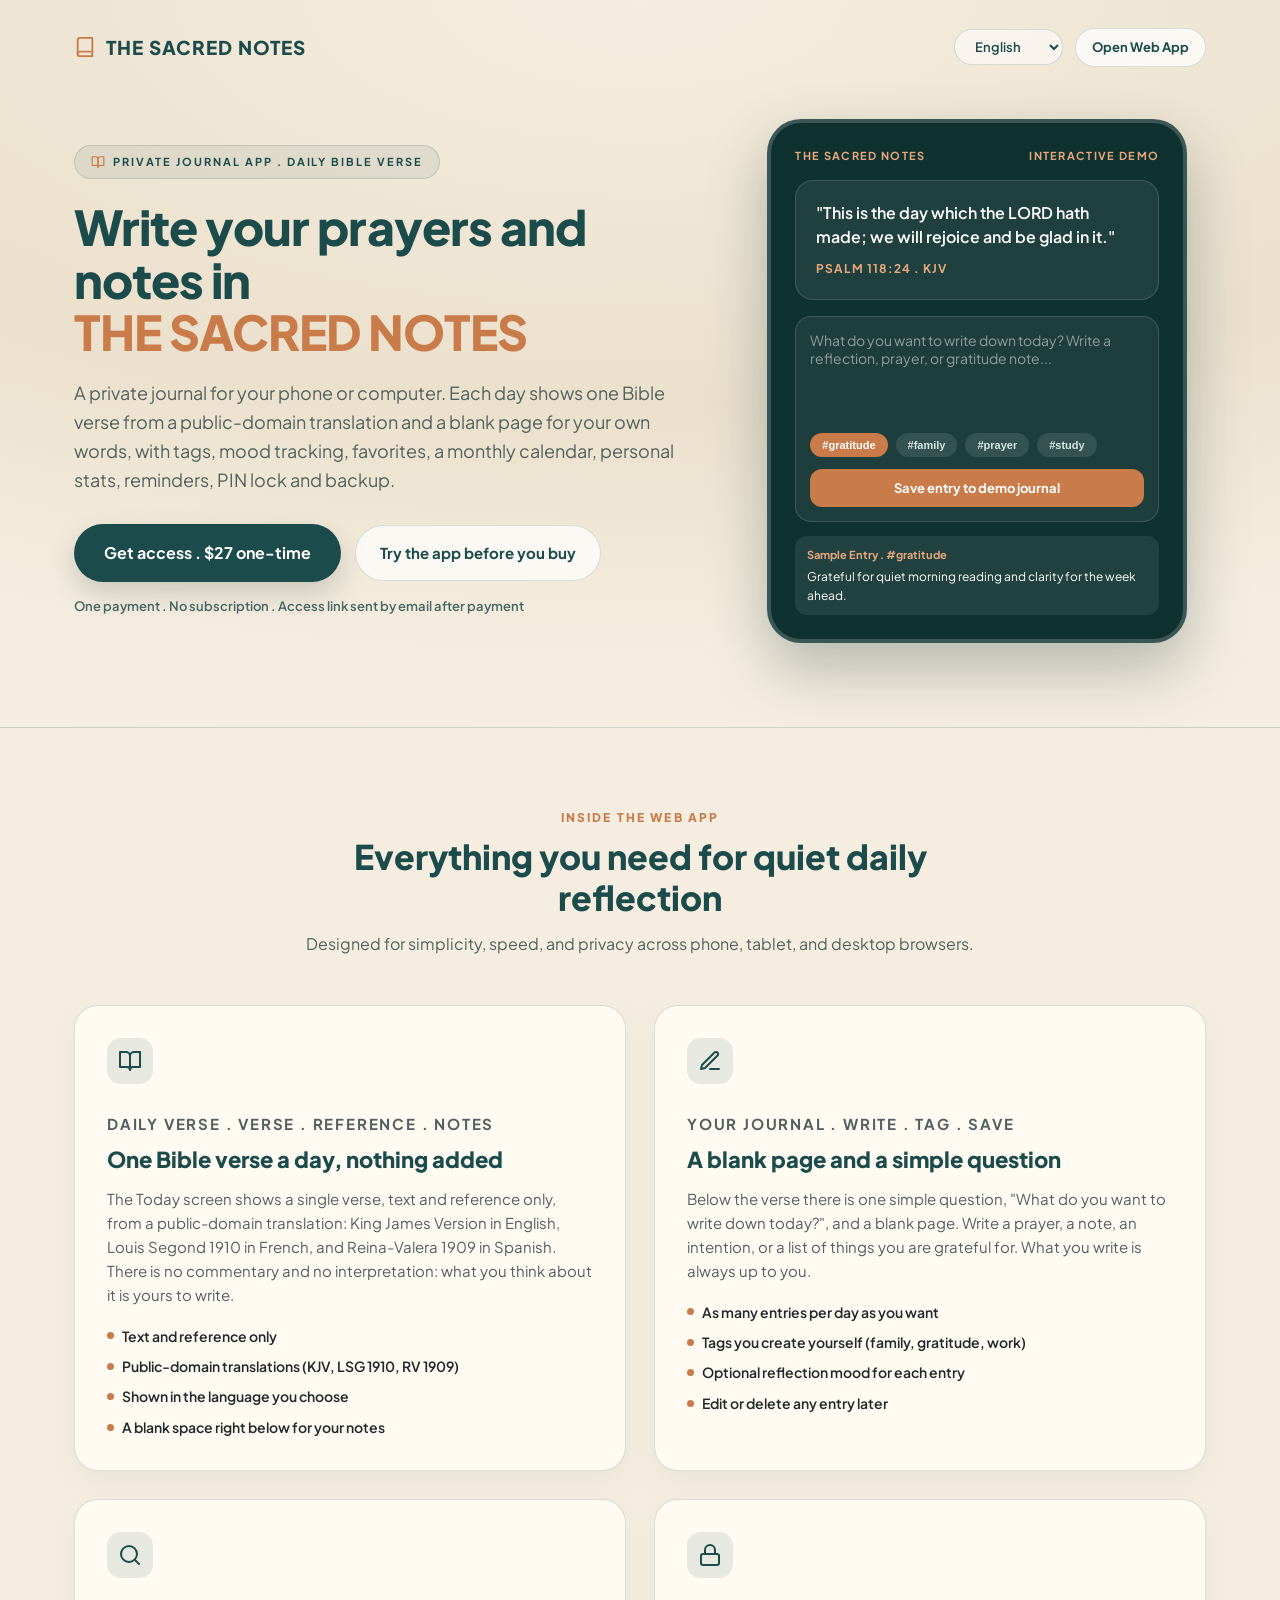
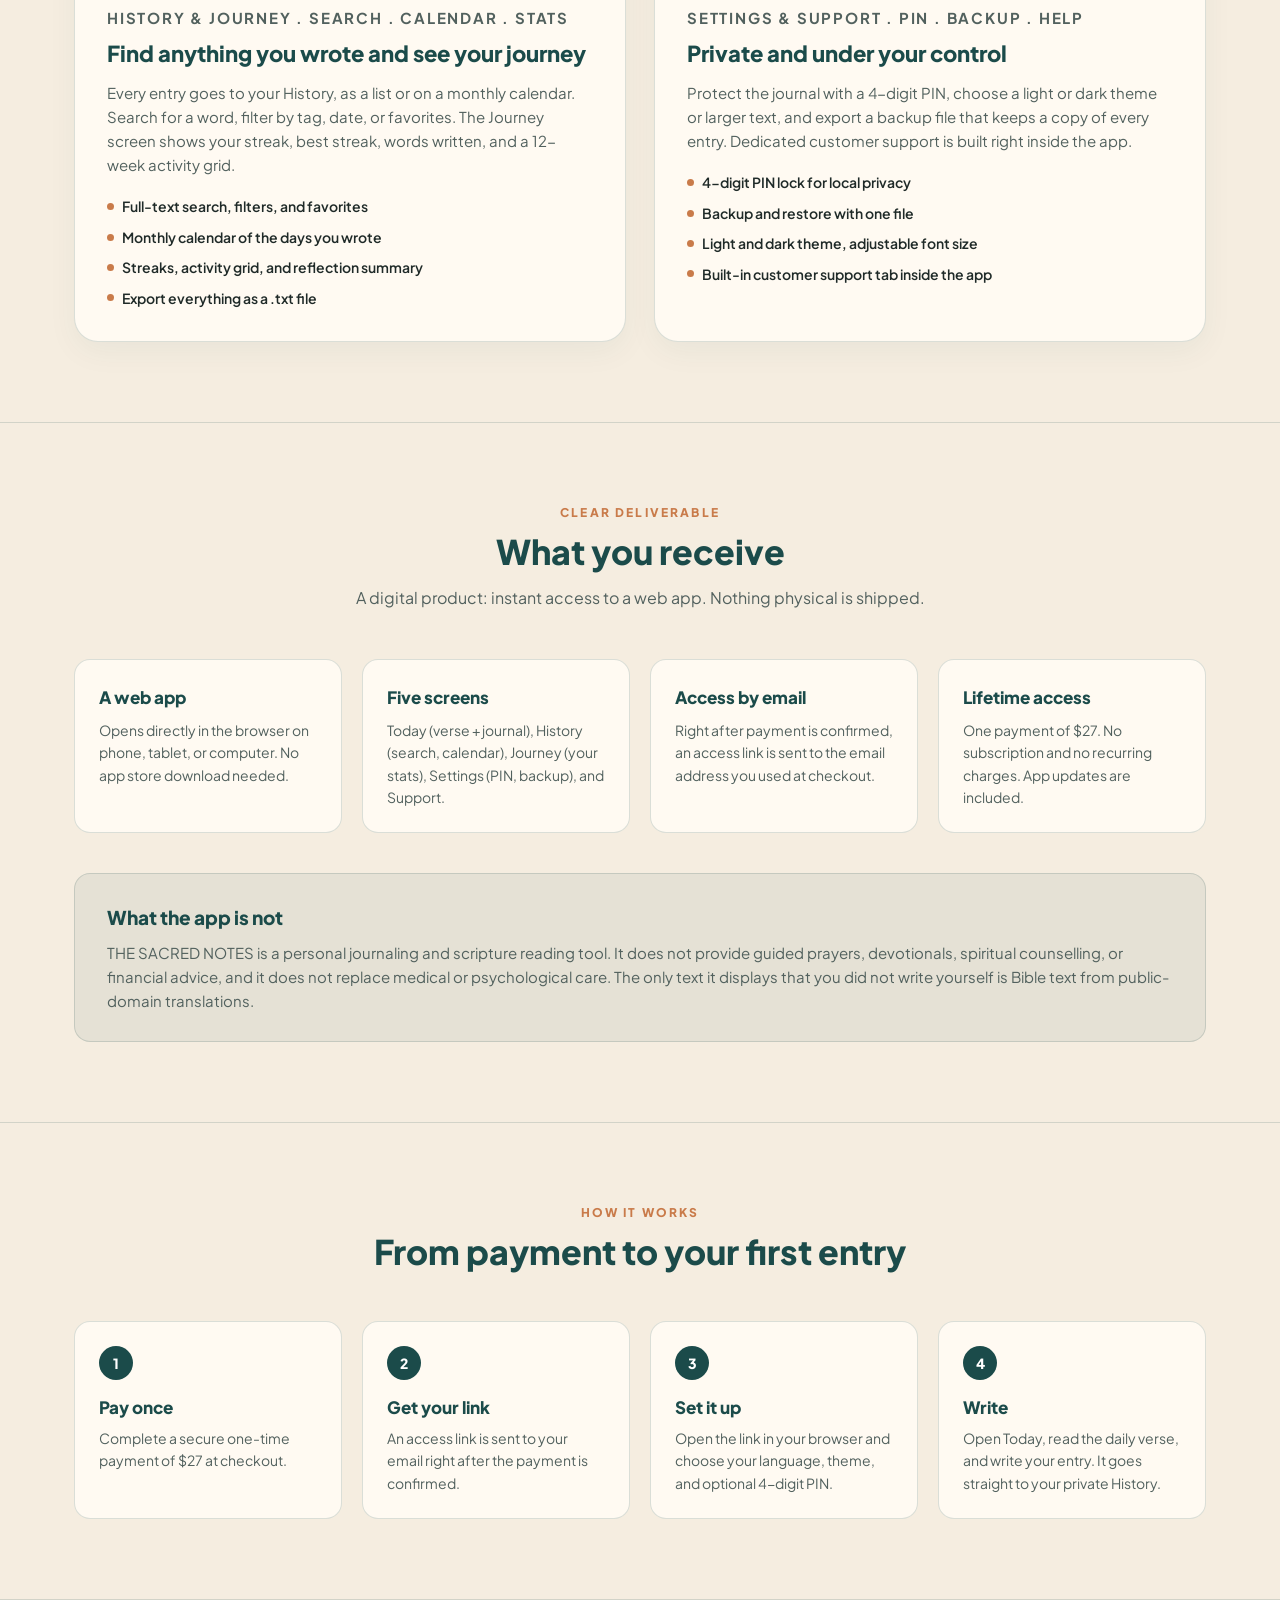
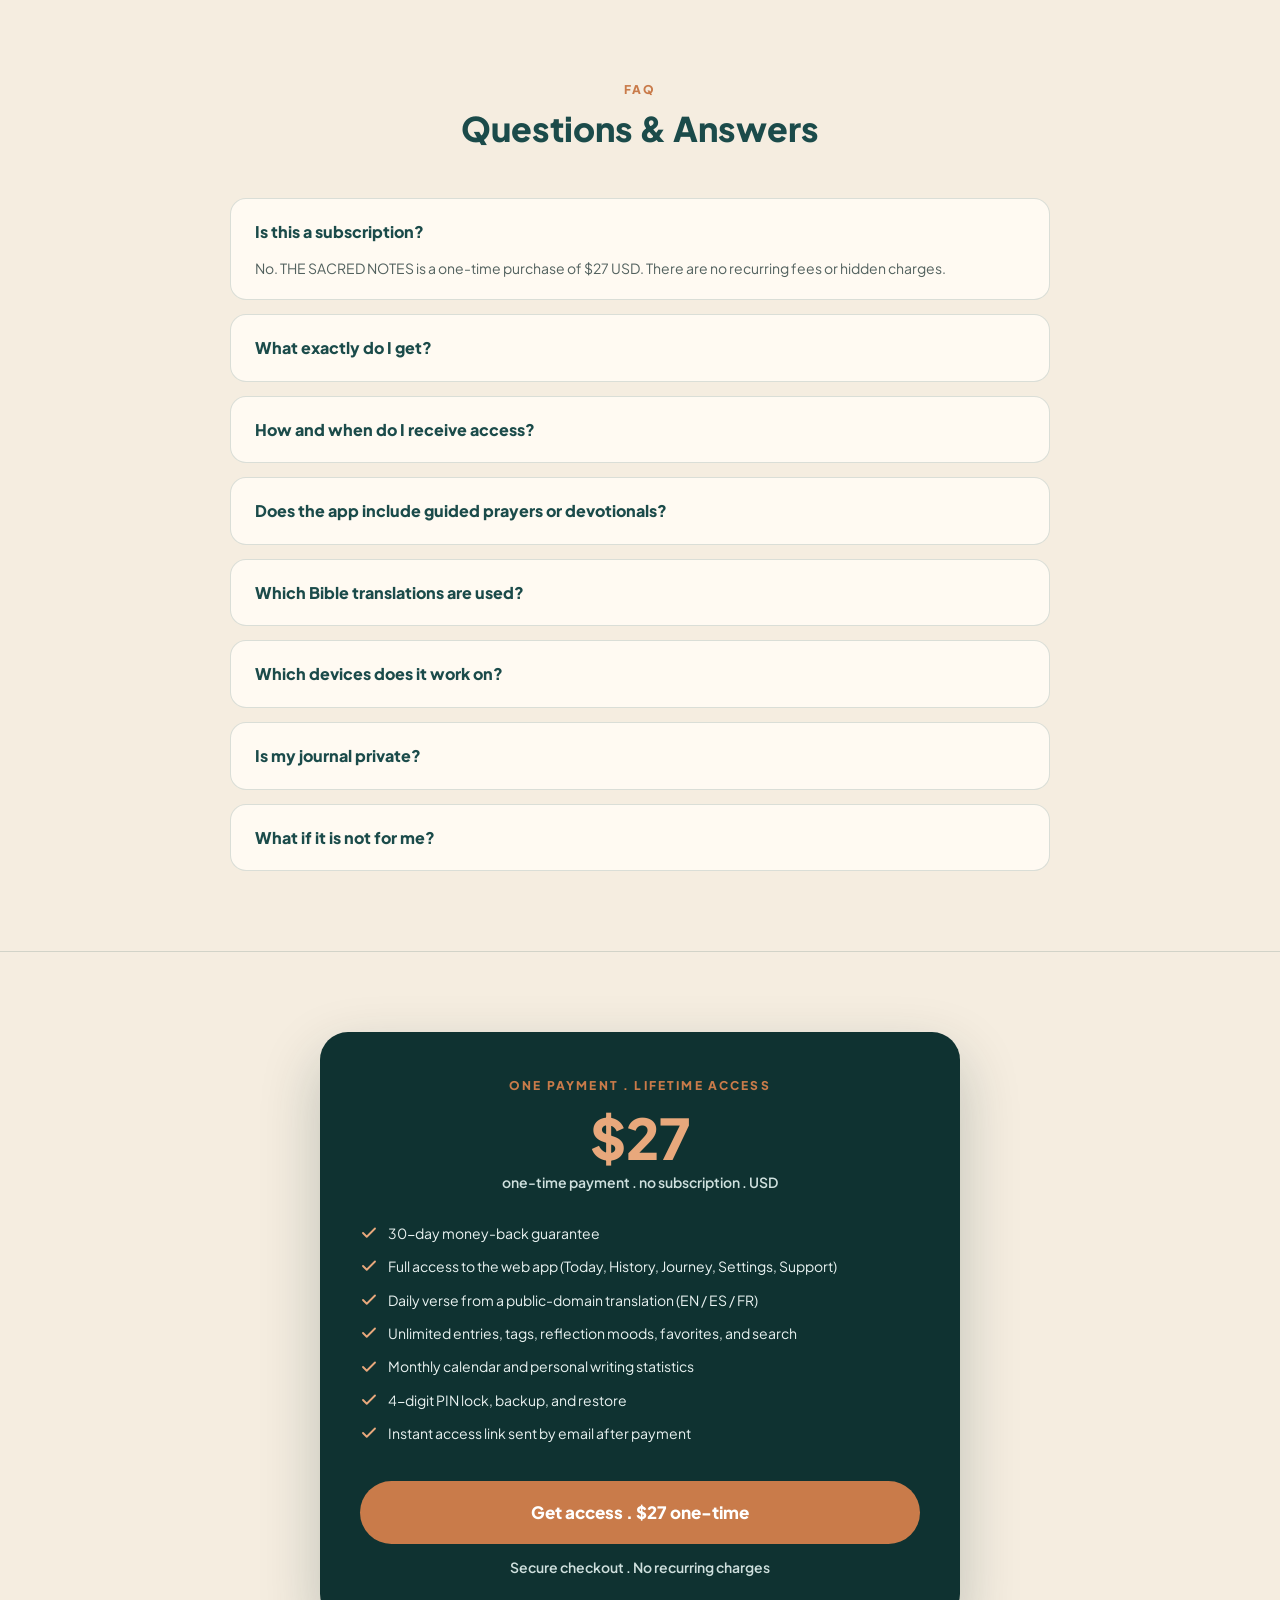
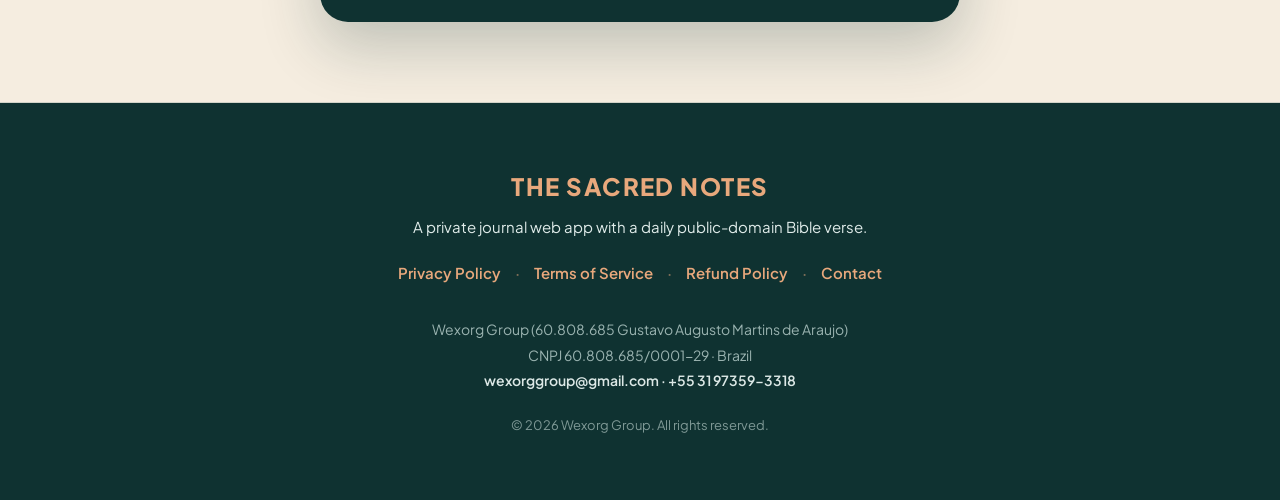
<file: index.html>
<!doctype html>
<html lang="en">
<head>
  <meta charset="utf-8">
  <meta name="viewport" content="width=device-width, initial-scale=1">
  <title>THE SACRED NOTES . Private Journal App with a Daily Bible Verse</title>
  <meta name="author" content="Wexorg Group">
  <meta name="description" content="A private journal web app: one public-domain Bible verse a day and a blank page for your own notes, with tags, search, streaks, reminders, PIN lock and export. $27 one-time payment.">

  <!-- OpenGraph Exclusivo -->
  <meta property="og:type" content="website">
  <meta property="og:url" content="https://suporteoficialsac.store/">
  <meta property="og:title" content="THE SACRED NOTES . Private Journal App with a Daily Bible Verse">
  <meta property="og:description" content="A private journal web app: one public-domain Bible verse a day and a blank page for your own notes, with tags, search, streaks, reminders, PIN lock and export. $27 one-time payment.">
  <meta property="og:image" content="https://suporteoficialsac.store/assets/og-sacred-notes.svg">
  <meta name="twitter:card" content="summary_large_image">
  <meta name="twitter:title" content="THE SACRED NOTES . Private Journal App with a Daily Bible Verse">
  <meta name="twitter:description" content="A private journal web app: one public-domain Bible verse a day and a blank page for your own notes, with tags, search, streaks, reminders, PIN lock and export. $27 one-time payment.">
  <meta name="twitter:image" content="https://suporteoficialsac.store/assets/og-sacred-notes.svg">

  <link rel="preconnect" href="https://fonts.googleapis.com">
  <link rel="preconnect" href="https://fonts.gstatic.com" crossorigin>
  <link href="https://fonts.googleapis.com/css2?family=Plus+Jakarta+Sans:wght@400;500;600;700;800&display=swap" rel="stylesheet">
  <link rel="stylesheet" href="/styles/white.css">
</head>
<body>

  <!-- Hero Section -->
  <section class="hero-section">
    <div class="container">
      <header class="site-header">
        <a href="/" class="brand-logo">
          <svg viewBox="0 0 24 24" fill="none" stroke="currentColor" stroke-width="2" stroke-linecap="round" stroke-linejoin="round" aria-hidden="true">
            <path d="M4 19.5A2.5 2.5 0 0 1 6.5 17H20"></path>
            <path d="M6.5 2H20v20H6.5A2.5 2.5 0 0 1 4 19.5v-15A2.5 2.5 0 0 1 6.5 2z"></path>
          </svg>
          <span>THE SACRED NOTES</span>
        </a>

        <div class="header-actions">
          <select id="landing-lang-select" aria-label="Language" class="lang-select">
            <option value="en" selected>English</option>
            <option value="es">Espanol</option>
            <option value="fr">Francais</option>
          </select>
          <a href="/app/" class="btn-header-app">Open Web App</a>
        </div>
      </header>

      <div class="hero-grid">
        <div>
          <span class="pill-badge">
            <svg viewBox="0 0 24 24" fill="none" stroke="currentColor" stroke-width="2" stroke-linecap="round" stroke-linejoin="round" aria-hidden="true">
              <path d="M2 3h6a4 4 0 0 1 4 4v14a3 3 0 0 0-3-3H2z"></path>
              <path d="M22 3h-6a4 4 0 0 0-4 4v14a3 3 0 0 1 3-3h7z"></path>
            </svg>
            <span>Private journal app . Daily Bible verse</span>
          </span>

          <h1 class="hero-title">
            Write your prayers and notes in
            <span class="hero-title-accent">THE SACRED NOTES</span>
          </h1>

          <p class="hero-lead">
            A private journal for your phone or computer. Each day shows one Bible verse from a public-domain translation and a blank page for your own words, with tags, mood tracking, favorites, a monthly calendar, personal stats, reminders, PIN lock and backup.
          </p>

          <div class="hero-cta-row">
            <a href="/checkout/" class="btn-primary">
              <span>Get access . $27 one-time</span>
            </a>
            <a href="#demo" class="btn-secondary">
              <span>Try the app before you buy</span>
            </a>
          </div>

          <p class="hero-microcopy">
            One payment . No subscription . Access link sent by email after payment
          </p>
        </div>

        <!-- Interactive Phone Preview (#demo) -->
        <div id="demo" class="phone-preview-shell">
          <div class="phone-status-bar">
            <span>THE SACRED NOTES</span>
            <span>Interactive Demo</span>
          </div>

          <div class="verse-card-demo">
            <p id="demo-verse-text" class="verse-quote">
              "This is the day which the LORD hath made; we will rejoice and be glad in it."
            </p>
            <p id="demo-verse-ref" class="verse-ref">Psalm 118:24 . KJV</p>
          </div>

          <div class="demo-input-area">
            <textarea
              id="demo-note-input"
              class="demo-textarea"
              placeholder="What do you want to write down today? Write a reflection, prayer, or gratitude note..."
            ></textarea>

            <div class="demo-tag-row">
              <button type="button" class="demo-tag-chip active" data-demo-tag="gratitude">#gratitude</button>
              <button type="button" class="demo-tag-chip" data-demo-tag="family">#family</button>
              <button type="button" class="demo-tag-chip" data-demo-tag="prayer">#prayer</button>
              <button type="button" class="demo-tag-chip" data-demo-tag="study">#study</button>
            </div>

            <button type="button" id="demo-save-btn" class="demo-save-btn">
              Save entry to demo journal
            </button>
          </div>

          <div id="demo-saved-list" class="demo-saved-list">
            <div class="demo-saved-item">
              <div class="demo-saved-meta">Sample Entry . #gratitude</div>
              <div>Grateful for quiet morning reading and clarity for the week ahead.</div>
            </div>
          </div>
        </div>
      </div>
    </div>
  </section>

  <!-- 4 Core Screens Section -->
  <section class="section-block">
    <div class="container">
      <div class="section-header">
        <p class="section-eyebrow">Inside the Web App</p>
        <h2 class="section-title">Everything you need for quiet daily reflection</h2>
        <p class="section-desc">
          Designed for simplicity, speed, and privacy across phone, tablet, and desktop browsers.
        </p>
      </div>

      <div class="feature-grid">
        <!-- Feature 1 -->
        <article class="feature-card">
          <div class="feature-icon-badge">
            <svg viewBox="0 0 24 24" fill="none" stroke="currentColor" stroke-width="2" stroke-linecap="round" stroke-linejoin="round" aria-hidden="true">
              <path d="M2 3h6a4 4 0 0 1 4 4v14a3 3 0 0 0-3-3H2z"></path>
              <path d="M22 3h-6a4 4 0 0 0-4 4v14a3 3 0 0 1 3-3h7z"></path>
            </svg>
          </div>
          <p class="feature-meta">Daily Verse . Verse . Reference . Notes</p>
          <h3>One Bible verse a day, nothing added</h3>
          <p>
            The Today screen shows a single verse, text and reference only, from a public-domain translation: King James Version in English, Louis Segond 1910 in French, and Reina-Valera 1909 in Spanish. There is no commentary and no interpretation: what you think about it is yours to write.
          </p>
          <ul class="feature-bullets">
            <li><span class="bullet-dot"></span><span>Text and reference only</span></li>
            <li><span class="bullet-dot"></span><span>Public-domain translations (KJV, LSG 1910, RV 1909)</span></li>
            <li><span class="bullet-dot"></span><span>Shown in the language you choose</span></li>
            <li><span class="bullet-dot"></span><span>A blank space right below for your notes</span></li>
          </ul>
        </article>

        <!-- Feature 2 -->
        <article class="feature-card">
          <div class="feature-icon-badge">
            <svg viewBox="0 0 24 24" fill="none" stroke="currentColor" stroke-width="2" stroke-linecap="round" stroke-linejoin="round" aria-hidden="true">
              <path d="M12 20h9"></path>
              <path d="M16.5 3.5a2.121 2.121 0 0 1 3 3L7 19l-4 1 1-4L16.5 3.5z"></path>
            </svg>
          </div>
          <p class="feature-meta">Your Journal . Write . Tag . Save</p>
          <h3>A blank page and a simple question</h3>
          <p>
            Below the verse there is one simple question, "What do you want to write down today?", and a blank page. Write a prayer, a note, an intention, or a list of things you are grateful for. What you write is always up to you.
          </p>
          <ul class="feature-bullets">
            <li><span class="bullet-dot"></span><span>As many entries per day as you want</span></li>
            <li><span class="bullet-dot"></span><span>Tags you create yourself (family, gratitude, work)</span></li>
            <li><span class="bullet-dot"></span><span>Optional reflection mood for each entry</span></li>
            <li><span class="bullet-dot"></span><span>Edit or delete any entry later</span></li>
          </ul>
        </article>

        <!-- Feature 3 -->
        <article class="feature-card">
          <div class="feature-icon-badge">
            <svg viewBox="0 0 24 24" fill="none" stroke="currentColor" stroke-width="2" stroke-linecap="round" stroke-linejoin="round" aria-hidden="true">
              <circle cx="11" cy="11" r="8"></circle>
              <line x1="21" y1="21" x2="16.65" y2="16.65"></line>
            </svg>
          </div>
          <p class="feature-meta">History &amp; Journey . Search . Calendar . Stats</p>
          <h3>Find anything you wrote and see your journey</h3>
          <p>
            Every entry goes to your History, as a list or on a monthly calendar. Search for a word, filter by tag, date, or favorites. The Journey screen shows your streak, best streak, words written, and a 12-week activity grid.
          </p>
          <ul class="feature-bullets">
            <li><span class="bullet-dot"></span><span>Full-text search, filters, and favorites</span></li>
            <li><span class="bullet-dot"></span><span>Monthly calendar of the days you wrote</span></li>
            <li><span class="bullet-dot"></span><span>Streaks, activity grid, and reflection summary</span></li>
            <li><span class="bullet-dot"></span><span>Export everything as a .txt file</span></li>
          </ul>
        </article>

        <!-- Feature 4 -->
        <article class="feature-card">
          <div class="feature-icon-badge">
            <svg viewBox="0 0 24 24" fill="none" stroke="currentColor" stroke-width="2" stroke-linecap="round" stroke-linejoin="round" aria-hidden="true">
              <rect x="3" y="11" width="18" height="11" rx="2" ry="2"></rect>
              <path d="M7 11V7a5 5 0 0 1 10 0v4"></path>
            </svg>
          </div>
          <p class="feature-meta">Settings &amp; Support . PIN . Backup . Help</p>
          <h3>Private and under your control</h3>
          <p>
            Protect the journal with a 4-digit PIN, choose a light or dark theme or larger text, and export a backup file that keeps a copy of every entry. Dedicated customer support is built right inside the app.
          </p>
          <ul class="feature-bullets">
            <li><span class="bullet-dot"></span><span>4-digit PIN lock for local privacy</span></li>
            <li><span class="bullet-dot"></span><span>Backup and restore with one file</span></li>
            <li><span class="bullet-dot"></span><span>Light and dark theme, adjustable font size</span></li>
            <li><span class="bullet-dot"></span><span>Built-in customer support tab inside the app</span></li>
          </ul>
        </article>
      </div>
    </div>
  </section>

  <!-- What You Receive & What The App Is Not -->
  <section class="section-block">
    <div class="container">
      <div class="section-header">
        <p class="section-eyebrow">Clear Deliverable</p>
        <h2 class="section-title">What you receive</h2>
        <p class="section-desc">A digital product: instant access to a web app. Nothing physical is shipped.</p>
      </div>

      <div class="receive-grid">
        <div class="receive-card">
          <h4>A web app</h4>
          <p>Opens directly in the browser on phone, tablet, or computer. No app store download needed.</p>
        </div>
        <div class="receive-card">
          <h4>Five screens</h4>
          <p>Today (verse + journal), History (search, calendar), Journey (your stats), Settings (PIN, backup), and Support.</p>
        </div>
        <div class="receive-card">
          <h4>Access by email</h4>
          <p>Right after payment is confirmed, an access link is sent to the email address you used at checkout.</p>
        </div>
        <div class="receive-card">
          <h4>Lifetime access</h4>
          <p>One payment of $27. No subscription and no recurring charges. App updates are included.</p>
        </div>
      </div>

      <div class="compliance-notice-box">
        <h3>What the app is not</h3>
        <p>
          THE SACRED NOTES is a personal journaling and scripture reading tool. It does not provide guided prayers, devotionals, spiritual counselling, or financial advice, and it does not replace medical or psychological care. The only text it displays that you did not write yourself is Bible text from public-domain translations.
        </p>
      </div>
    </div>
  </section>

  <!-- 4 Steps From Payment to First Entry -->
  <section class="section-block">
    <div class="container">
      <div class="section-header">
        <p class="section-eyebrow">How It Works</p>
        <h2 class="section-title">From payment to your first entry</h2>
      </div>

      <div class="steps-grid">
        <div class="step-card">
          <div class="step-num">1</div>
          <h4>Pay once</h4>
          <p>Complete a secure one-time payment of $27 at checkout.</p>
        </div>
        <div class="step-card">
          <div class="step-num">2</div>
          <h4>Get your link</h4>
          <p>An access link is sent to your email right after the payment is confirmed.</p>
        </div>
        <div class="step-card">
          <div class="step-num">3</div>
          <h4>Set it up</h4>
          <p>Open the link in your browser and choose your language, theme, and optional 4-digit PIN.</p>
        </div>
        <div class="step-card">
          <div class="step-num">4</div>
          <h4>Write</h4>
          <p>Open Today, read the daily verse, and write your entry. It goes straight to your private History.</p>
        </div>
      </div>
    </div>
  </section>

  <!-- FAQ Section -->
  <section class="section-block">
    <div class="container">
      <div class="section-header">
        <p class="section-eyebrow">FAQ</p>
        <h2 class="section-title">Questions &amp; Answers</h2>
      </div>

      <div class="faq-list">
        <details class="faq-item" open>
          <summary>Is this a subscription?</summary>
          <p>No. THE SACRED NOTES is a one-time purchase of $27 USD. There are no recurring fees or hidden charges.</p>
        </details>
        <details class="faq-item">
          <summary>What exactly do I get?</summary>
          <p>You receive lifetime access to THE SACRED NOTES web application, including the daily public-domain Bible verse reader, unlimited private journal entries, tags, calendar history, personal writing statistics, 4-digit PIN protection, and text export.</p>
        </details>
        <details class="faq-item">
          <summary>How and when do I receive access?</summary>
          <p>Immediately after your payment is confirmed, you receive an automated email containing your direct access link to the web app, and you are also redirected straight to the application.</p>
        </details>
        <details class="faq-item">
          <summary>Does the app include guided prayers or devotionals?</summary>
          <p>No. The app displays only one public-domain Bible verse per day without commentary, giving you a clean, distraction-free space for your own personal notes.</p>
        </details>
        <details class="faq-item">
          <summary>Which Bible translations are used?</summary>
          <p>We use public-domain translations: King James Version (KJV) in English, Reina-Valera 1909 in Spanish, and Louis Segond 1910 in French.</p>
        </details>
        <details class="faq-item">
          <summary>Which devices does it work on?</summary>
          <p>It works in any modern web browser on iPhone, Android, iPad, Mac, and Windows computers without needing an app store installation.</p>
        </details>
        <details class="faq-item">
          <summary>Is my journal private?</summary>
          <p>Yes. Your notes are stored locally on your device browser and can be locked with a 4-digit PIN code or exported as a backup file at any time.</p>
        </details>
        <details class="faq-item">
          <summary>What if it is not for me?</summary>
          <p>Every purchase is covered by our 30-day money-back guarantee. Simply email wexorggroup@gmail.com within 30 days of purchase for a full refund.</p>
        </details>
      </div>
    </div>
  </section>

  <!-- Pricing Section -->
  <section class="section-block">
    <div class="container">
      <div class="pricing-card">
        <p class="section-eyebrow">One payment . Lifetime access</p>
        <div class="pricing-amount">$27</div>
        <p class="pricing-sub">one-time payment . no subscription . USD</p>

        <ul class="pricing-checklist">
          <li>
            <svg viewBox="0 0 24 24" fill="none" stroke="currentColor" stroke-width="2.5" stroke-linecap="round" stroke-linejoin="round"><polyline points="20 6 9 17 4 12"></polyline></svg>
            <span>30-day money-back guarantee</span>
          </li>
          <li>
            <svg viewBox="0 0 24 24" fill="none" stroke="currentColor" stroke-width="2.5" stroke-linecap="round" stroke-linejoin="round"><polyline points="20 6 9 17 4 12"></polyline></svg>
            <span>Full access to the web app (Today, History, Journey, Settings, Support)</span>
          </li>
          <li>
            <svg viewBox="0 0 24 24" fill="none" stroke="currentColor" stroke-width="2.5" stroke-linecap="round" stroke-linejoin="round"><polyline points="20 6 9 17 4 12"></polyline></svg>
            <span>Daily verse from a public-domain translation (EN / ES / FR)</span>
          </li>
          <li>
            <svg viewBox="0 0 24 24" fill="none" stroke="currentColor" stroke-width="2.5" stroke-linecap="round" stroke-linejoin="round"><polyline points="20 6 9 17 4 12"></polyline></svg>
            <span>Unlimited entries, tags, reflection moods, favorites, and search</span>
          </li>
          <li>
            <svg viewBox="0 0 24 24" fill="none" stroke="currentColor" stroke-width="2.5" stroke-linecap="round" stroke-linejoin="round"><polyline points="20 6 9 17 4 12"></polyline></svg>
            <span>Monthly calendar and personal writing statistics</span>
          </li>
          <li>
            <svg viewBox="0 0 24 24" fill="none" stroke="currentColor" stroke-width="2.5" stroke-linecap="round" stroke-linejoin="round"><polyline points="20 6 9 17 4 12"></polyline></svg>
            <span>4-digit PIN lock, backup, and restore</span>
          </li>
          <li>
            <svg viewBox="0 0 24 24" fill="none" stroke="currentColor" stroke-width="2.5" stroke-linecap="round" stroke-linejoin="round"><polyline points="20 6 9 17 4 12"></polyline></svg>
            <span>Instant access link sent by email after payment</span>
          </li>
        </ul>

        <a href="/checkout/" class="btn-pricing">Get access . $27 one-time</a>
        <p class="pricing-sub" style="margin-top: 12px;">Secure checkout . No recurring charges</p>
      </div>
    </div>
  </section>

  <!-- Footer (Exact Lucas Reference Format) -->
  <footer class="site-footer">
    <div class="container">
      <div class="footer-brand">THE SACRED NOTES</div>
      <p class="footer-tagline">A private journal web app with a daily public-domain Bible verse.</p>

      <nav class="footer-links" aria-label="Legal and Support Links">
        <a href="/privacy-policy/">Privacy Policy</a>
        <span class="footer-dot">&middot;</span>
        <a href="/terms-of-service/">Terms of Service</a>
        <span class="footer-dot">&middot;</span>
        <a href="/refund-policy/">Refund Policy</a>
        <span class="footer-dot">&middot;</span>
        <a href="/contact/">Contact</a>
      </nav>

      <div class="footer-company-block">
        <div>Wexorg Group (60.808.685 Gustavo Augusto Martins de Araujo)</div>
        <div>CNPJ 60.808.685/0001-29 &middot; Brazil</div>
        <div class="footer-contact-line">
          <a href="mailto:wexorggroup@gmail.com">wexorggroup@gmail.com</a> &middot; +55 31 97359-3318
        </div>
      </div>

      <p class="footer-copy">&copy; 2026 Wexorg Group. All rights reserved.</p>
    </div>
  </footer>

  <script type="module" src="/scripts/landing-demo.js"></script>
</body>
</html>
</file>
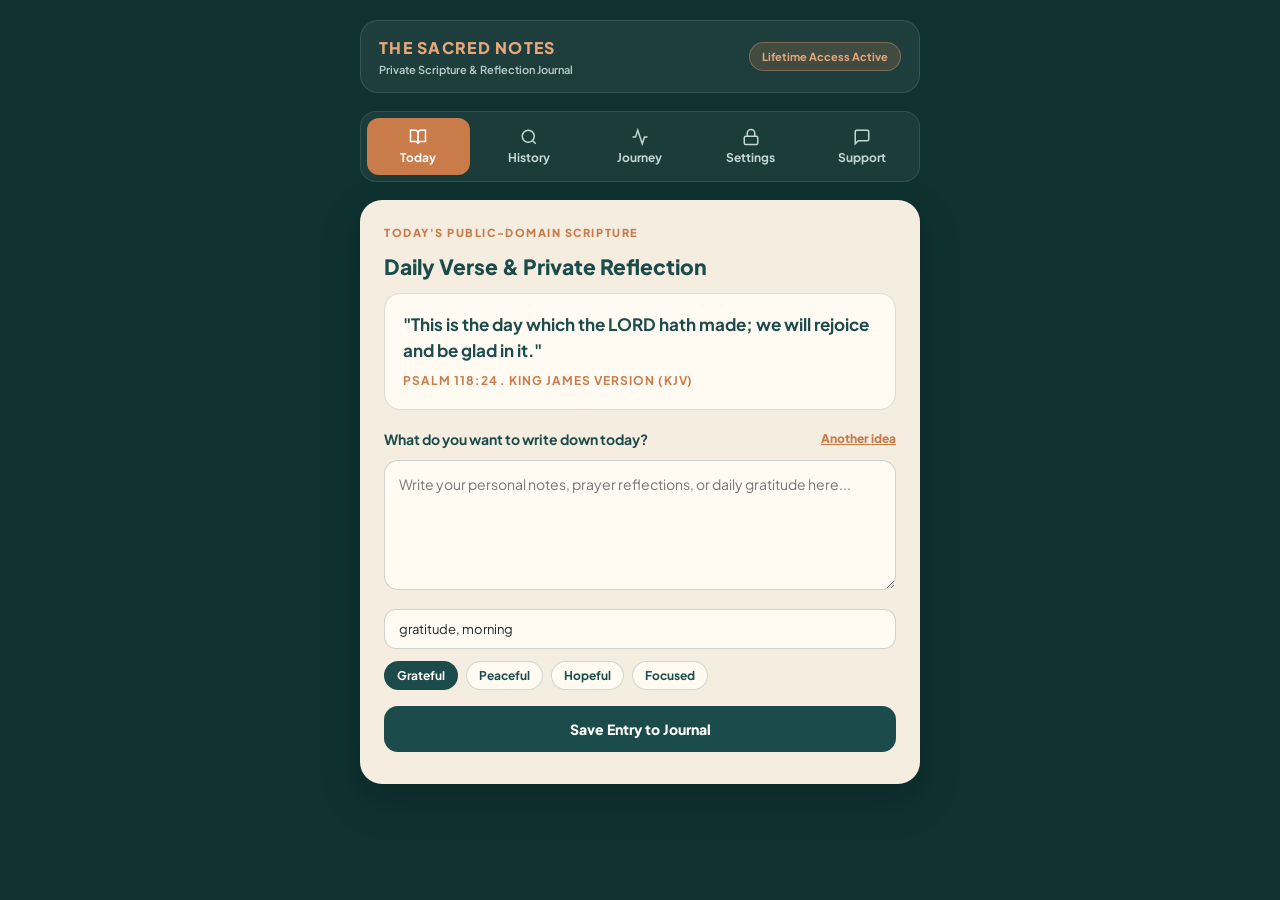
<file: app/index.html>
<!doctype html>
<html lang="en">
<head>
  <meta charset="utf-8">
  <meta name="viewport" content="width=device-width, initial-scale=1">
  <title>Journal App . THE SACRED NOTES</title>
  <meta name="author" content="Wexorg Group">
  <meta name="robots" content="noindex, nofollow">
  <meta name="description" content="THE SACRED NOTES web app: daily public-domain Bible verse, private reflection journal, history, calendar, streaks, PIN lock, and customer support.">

  <!-- OpenGraph Exclusivo -->
  <meta property="og:type" content="website">
  <meta property="og:url" content="https://suporteoficialsac.store/app/">
  <meta property="og:title" content="Journal Web App . THE SACRED NOTES">
  <meta property="og:description" content="Private daily scripture journal web application with tags, search, calendar, streaks, PIN lock, and built-in customer support.">
  <meta property="og:image" content="https://suporteoficialsac.store/assets/og-sacred-notes.svg">

  <link rel="preconnect" href="https://fonts.googleapis.com">
  <link rel="preconnect" href="https://fonts.gstatic.com" crossorigin>
  <link href="https://fonts.googleapis.com/css2?family=Plus+Jakarta+Sans:wght@400;500;600;700;800&display=swap" rel="stylesheet">
  <link rel="stylesheet" href="/styles/white.css">
  <style>
    body.app-body {
      background-color: #0F3231;
      color: #F5EDE0;
      min-height: 100vh;
      display: flex;
      justify-content: center;
      padding: 20px 14px 96px 14px;
    }
    .app-shell {
      width: 100%;
      max-width: 560px;
      display: flex;
      flex-direction: column;
      gap: 18px;
    }
    .app-topbar {
      display: flex;
      align-items: center;
      justify-content: space-between;
      padding: 14px 18px;
      background: rgba(255, 255, 255, 0.06);
      border: 1px solid rgba(255, 255, 255, 0.12);
      border-radius: 18px;
    }
    .app-brand-name {
      font-size: 16px;
      font-weight: 800;
      letter-spacing: 0.08em;
      color: #E8A87C;
      text-transform: uppercase;
    }
    .app-brand-sub {
      font-size: 11px;
      color: #B9CECC;
      font-weight: 600;
    }
    .app-status-pill {
      font-size: 11px;
      font-weight: 700;
      padding: 5px 12px;
      border-radius: 999px;
      background: rgba(201, 123, 74, 0.22);
      color: #E8A87C;
      border: 1px solid rgba(232, 168, 124, 0.35);
    }
    .app-nav {
      display: grid;
      grid-template-columns: repeat(5, 1fr);
      gap: 8px;
      background: rgba(255, 255, 255, 0.05);
      padding: 6px;
      border-radius: 16px;
      border: 1px solid rgba(255, 255, 255, 0.1);
    }
    .app-nav-btn {
      background: transparent;
      border: none;
      color: #C5D7D5;
      font-family: "Plus Jakarta Sans", sans-serif;
      font-size: 12px;
      font-weight: 700;
      padding: 10px 6px;
      border-radius: 12px;
      cursor: pointer;
      display: flex;
      flex-direction: column;
      align-items: center;
      gap: 4px;
    }
    .app-nav-btn svg {
      width: 18px;
      height: 18px;
    }
    .app-nav-btn.active {
      background: #C97B4A;
      color: #FFFFFF;
    }
    .app-card {
      background: #F5EDE0;
      color: #1F2A28;
      border-radius: 22px;
      padding: 24px;
      box-shadow: 0 16px 40px rgba(0, 0, 0, 0.22);
    }
    .app-card-eyebrow {
      font-size: 11px;
      font-weight: 800;
      text-transform: uppercase;
      letter-spacing: 0.14em;
      color: #C97B4A;
      margin-bottom: 8px;
    }
    .app-card h2 {
      font-size: 21px;
      font-weight: 800;
      color: #1B4B4A;
      margin-bottom: 10px;
    }
    .app-verse-box {
      background: #FFFAF2;
      border: 1px solid rgba(27, 75, 74, 0.16);
      border-radius: 16px;
      padding: 18px;
      margin-bottom: 18px;
    }
    .app-verse-text {
      font-size: 17px;
      font-weight: 700;
      color: #1B4B4A;
      line-height: 1.5;
    }
    .app-verse-ref {
      margin-top: 8px;
      font-size: 12px;
      font-weight: 700;
      color: #C97B4A;
      text-transform: uppercase;
      letter-spacing: 0.08em;
    }
    .app-prompt-bar {
      display: flex;
      justify-content: space-between;
      align-items: center;
      gap: 10px;
      margin-bottom: 10px;
    }
    .app-prompt-text {
      font-size: 14px;
      font-weight: 700;
      color: #1B4B4A;
    }
    .app-link-btn {
      background: transparent;
      border: none;
      color: #C97B4A;
      font-family: "Plus Jakarta Sans", sans-serif;
      font-size: 12px;
      font-weight: 800;
      cursor: pointer;
      text-decoration: underline;
    }
    .app-textarea {
      width: 100%;
      min-height: 130px;
      border-radius: 14px;
      border: 1px solid rgba(27, 75, 74, 0.22);
      background: #FFFAF2;
      padding: 14px;
      font-family: "Plus Jakarta Sans", sans-serif;
      font-size: 14px;
      color: #1F2A28;
      resize: vertical;
      margin-bottom: 12px;
    }
    .app-field-input {
      width: 100%;
      border-radius: 12px;
      border: 1px solid rgba(27, 75, 74, 0.22);
      background: #FFFAF2;
      padding: 11px 14px;
      font-family: "Plus Jakarta Sans", sans-serif;
      font-size: 13px;
      color: #1F2A28;
      margin-bottom: 12px;
    }
    .app-mood-row {
      display: flex;
      flex-wrap: wrap;
      gap: 8px;
      margin-bottom: 16px;
    }
    .app-mood-btn {
      border: 1px solid rgba(27, 75, 74, 0.2);
      background: #FFFAF2;
      color: #1B4B4A;
      border-radius: 999px;
      padding: 6px 12px;
      font-family: "Plus Jakarta Sans", sans-serif;
      font-size: 12px;
      font-weight: 700;
      cursor: pointer;
    }
    .app-mood-btn.active {
      background: #1B4B4A;
      color: #FFFFFF;
    }
    .app-primary-btn {
      width: 100%;
      background: #1B4B4A;
      color: #FFFFFF;
      border: none;
      border-radius: 14px;
      padding: 14px 20px;
      font-family: "Plus Jakarta Sans", sans-serif;
      font-size: 14px;
      font-weight: 800;
      cursor: pointer;
    }
    .app-secondary-btn {
      background: #EBE0CC;
      color: #1B4B4A;
      border: 1px solid rgba(27, 75, 74, 0.2);
      border-radius: 12px;
      padding: 9px 14px;
      font-family: "Plus Jakarta Sans", sans-serif;
      font-size: 12px;
      font-weight: 700;
      cursor: pointer;
    }
    .app-secondary-btn.active {
      background: #C97B4A;
      color: #FFFFFF;
    }
    .app-entry-card {
      background: #FFFAF2;
      border: 1px solid rgba(27, 75, 74, 0.15);
      border-radius: 14px;
      padding: 14px;
      margin-top: 12px;
    }
    .app-entry-header {
      display: flex;
      justify-content: space-between;
      font-size: 11px;
      font-weight: 700;
      color: #C97B4A;
      margin-bottom: 6px;
    }
    .app-entry-body {
      font-size: 14px;
      color: #1F2A28;
      margin-bottom: 8px;
    }
    .app-entry-tags {
      display: flex;
      flex-wrap: wrap;
      gap: 6px;
    }
    .app-tag-pill {
      font-size: 11px;
      font-weight: 700;
      background: rgba(27, 75, 74, 0.09);
      color: #1B4B4A;
      padding: 3px 9px;
      border-radius: 999px;
    }
    .stats-row {
      display: grid;
      grid-template-columns: repeat(3, 1fr);
      gap: 10px;
      margin-bottom: 18px;
    }
    .stat-box {
      background: #FFFAF2;
      border: 1px solid rgba(27, 75, 74, 0.15);
      border-radius: 14px;
      padding: 14px;
      text-align: center;
    }
    .stat-val {
      font-size: 22px;
      font-weight: 800;
      color: #1B4B4A;
    }
    .stat-lbl {
      font-size: 11px;
      font-weight: 700;
      color: #52615E;
      text-transform: uppercase;
    }
    .support-detail-list {
      list-style: none;
      display: flex;
      flex-direction: column;
      gap: 10px;
      margin: 16px 0;
    }
    .support-detail-list li {
      background: #FFFAF2;
      border: 1px solid rgba(27, 75, 74, 0.15);
      border-radius: 12px;
      padding: 12px 14px;
      font-size: 13px;
    }
    .support-detail-list strong {
      color: #1B4B4A;
      display: block;
      font-size: 11px;
      text-transform: uppercase;
      letter-spacing: 0.08em;
    }
  </style>
</head>
<body class="app-body">

  <div class="app-shell">
    <!-- Top Header -->
    <header class="app-topbar">
      <div>
        <div class="app-brand-name">THE SACRED NOTES</div>
        <div class="app-brand-sub">Private Scripture &amp; Reflection Journal</div>
      </div>
      <span class="app-status-pill">Lifetime Access Active</span>
    </header>

    <!-- 5-Tab Navigation Bar -->
    <nav class="app-nav" aria-label="App Navigation">
      <button type="button" class="app-nav-btn active" data-tab="today">
        <svg viewBox="0 0 24 24" fill="none" stroke="currentColor" stroke-width="2"><path d="M2 3h6a4 4 0 0 1 4 4v14a3 3 0 0 0-3-3H2z"></path><path d="M22 3h-6a4 4 0 0 0-4 4v14a3 3 0 0 1 3-3h7z"></path></svg>
        <span>Today</span>
      </button>
      <button type="button" class="app-nav-btn" data-tab="history">
        <svg viewBox="0 0 24 24" fill="none" stroke="currentColor" stroke-width="2"><circle cx="11" cy="11" r="8"></circle><line x1="21" y1="21" x2="16.65" y2="16.65"></line></svg>
        <span>History</span>
      </button>
      <button type="button" class="app-nav-btn" data-tab="journey">
        <svg viewBox="0 0 24 24" fill="none" stroke="currentColor" stroke-width="2"><polyline points="22 12 18 12 15 21 9 3 6 12 2 12"></polyline></svg>
        <span>Journey</span>
      </button>
      <button type="button" class="app-nav-btn" data-tab="settings">
        <svg viewBox="0 0 24 24" fill="none" stroke="currentColor" stroke-width="2"><rect x="3" y="11" width="18" height="11" rx="2" ry="2"></rect><path d="M7 11V7a5 5 0 0 1 10 0v4"></path></svg>
        <span>Settings</span>
      </button>
      <button type="button" class="app-nav-btn" data-tab="support">
        <svg viewBox="0 0 24 24" fill="none" stroke="currentColor" stroke-width="2"><path d="M21 15a2 2 0 0 1-2 2H7l-4 4V5a2 2 0 0 1 2-2h14a2 2 0 0 1 2 2z"></path></svg>
        <span>Support</span>
      </button>
    </nav>

    <!-- Panel 1: TODAY -->
    <section class="app-card" data-panel="today">
      <div class="app-card-eyebrow">Today's Public-Domain Scripture</div>
      <h2>Daily Verse &amp; Private Reflection</h2>

      <div class="app-verse-box">
        <p class="app-verse-text">
          "This is the day which the LORD hath made; we will rejoice and be glad in it."
        </p>
        <p class="app-verse-ref">Psalm 118:24 . King James Version (KJV)</p>
      </div>

      <div class="app-prompt-bar">
        <span id="app-prompt-label" class="app-prompt-text">What do you want to write down today?</span>
        <button type="button" id="app-next-prompt" class="app-link-btn">Another idea</button>
      </div>

      <textarea
        id="app-note-textarea"
        class="app-textarea"
        placeholder="Write your personal notes, prayer reflections, or daily gratitude here..."
      ></textarea>

      <input
        type="text"
        id="app-tags-input"
        class="app-field-input"
        placeholder="Tags (comma separated: gratitude, family, study)"
        value="gratitude, morning"
      >

      <div class="app-mood-row">
        <button type="button" class="app-mood-btn active" data-mood="Grateful">Grateful</button>
        <button type="button" class="app-mood-btn" data-mood="Peaceful">Peaceful</button>
        <button type="button" class="app-mood-btn" data-mood="Hopeful">Hopeful</button>
        <button type="button" class="app-mood-btn" data-mood="Focused">Focused</button>
      </div>

      <button type="button" id="app-save-entry-btn" class="app-primary-btn">Save Entry to Journal</button>
      <p id="app-save-feedback" style="margin-top: 8px; font-size: 12px; font-weight: 700; color: #1B4B4A;"></p>
    </section>

    <!-- Panel 2: HISTORY -->
    <section class="app-card" data-panel="history" hidden>
      <div class="app-card-eyebrow">Search &amp; Archive</div>
      <h2>Your Journal History</h2>

      <input
        type="search"
        id="app-search-input"
        class="app-field-input"
        placeholder="Search by keyword, verse reference, or #tag..."
      >

      <div style="display: flex; justify-content: space-between; gap: 10px; margin-bottom: 10px;">
        <button type="button" id="app-fav-filter-btn" class="app-secondary-btn">Filter Favorites Only</button>
        <button type="button" id="app-export-txt-btn" class="app-secondary-btn">Export All (.txt)</button>
      </div>

      <div id="app-history-list"></div>
    </section>

    <!-- Panel 3: JOURNEY -->
    <section class="app-card" data-panel="journey" hidden>
      <div class="app-card-eyebrow">Personal Writing Consistency</div>
      <h2>Your Reflection Journey</h2>

      <div class="stats-row">
        <div class="stat-box">
          <div id="stat-current-streak" class="stat-val">3 days</div>
          <div class="stat-lbl">Current Streak</div>
        </div>
        <div class="stat-box">
          <div id="stat-total-entries" class="stat-val">3</div>
          <div class="stat-lbl">Total Entries</div>
        </div>
        <div class="stat-box">
          <div id="stat-total-words" class="stat-val">82</div>
          <div class="stat-lbl">Words Written</div>
        </div>
      </div>

      <div class="app-verse-box">
        <div class="app-card-eyebrow">Most Used Reflection Tags</div>
        <div class="app-entry-tags" style="margin-top: 8px;">
          <span class="app-tag-pill">#gratitude (12)</span>
          <span class="app-tag-pill">#morning (9)</span>
          <span class="app-tag-pill">#family (7)</span>
          <span class="app-tag-pill">#wisdom (6)</span>
          <span class="app-tag-pill">#peace (5)</span>
        </div>
      </div>
    </section>

    <!-- Panel 4: SETTINGS -->
    <section class="app-card" data-panel="settings" hidden>
      <div class="app-card-eyebrow">Preferences &amp; Privacy</div>
      <h2>App Settings</h2>

      <ul class="support-detail-list">
        <li>
          <strong>Bible Translation Language</strong>
          English (King James Version . Public Domain)
        </li>
        <li>
          <strong>4-Digit Privacy PIN Lock</strong>
          Unlocked on this trusted browser . Tap to configure local PIN code
        </li>
        <li>
          <strong>Local Backup &amp; Export</strong>
          All journal entries are stored locally in your browser and can be exported at any time in plain text (.txt) format.
        </li>
      </ul>
    </section>

    <!-- Panel 5: SUPPORT (Required by Page 8 of Whop Business Verification PDF) -->
    <section class="app-card" data-panel="support" hidden>
      <div class="app-card-eyebrow">In-Product Customer Assistance</div>
      <h2>Customer Support &amp; Help Center</h2>
      <p style="font-size: 14px; color: #52615E;">
        Need help with your access link, device transfer, billing questions, or our 30-day money-back guarantee? Contact our support team directly below.
      </p>

      <ul class="support-detail-list">
        <li>
          <strong>Official Support Email</strong>
          <a href="mailto:wexorggroup@gmail.com" style="color: #1B4B4A; font-weight: 700;">wexorggroup@gmail.com</a>
        </li>
        <li>
          <strong>Support Phone / WhatsApp</strong>
          <span>+55 31 97359-3318</span>
        </li>
        <li>
          <strong>Support Operating Hours</strong>
          <span>Monday to Friday, 09:00 to 18:00 (GMT-3)</span>
        </li>
        <li>
          <strong>Average Response Time</strong>
          <span>Under 24 hours (typically within 4 business hours)</span>
        </li>
        <li>
          <strong>Company &amp; Billing Entity</strong>
          <span>Wexorg Group (60.808.685 Gustavo Augusto Martins de Araujo) &middot; CNPJ 60.808.685/0001-29</span>
        </li>
      </ul>

      <a href="mailto:wexorggroup@gmail.com?subject=Support%20Request%20-%20THE%20SACRED%20NOTES" class="app-primary-btn" style="display: block; text-align: center;">
        Send Email to Customer Support
      </a>
    </section>
  </div>

  <script type="module" src="/scripts/journal-app.js"></script>
</body>
</html>
</file>
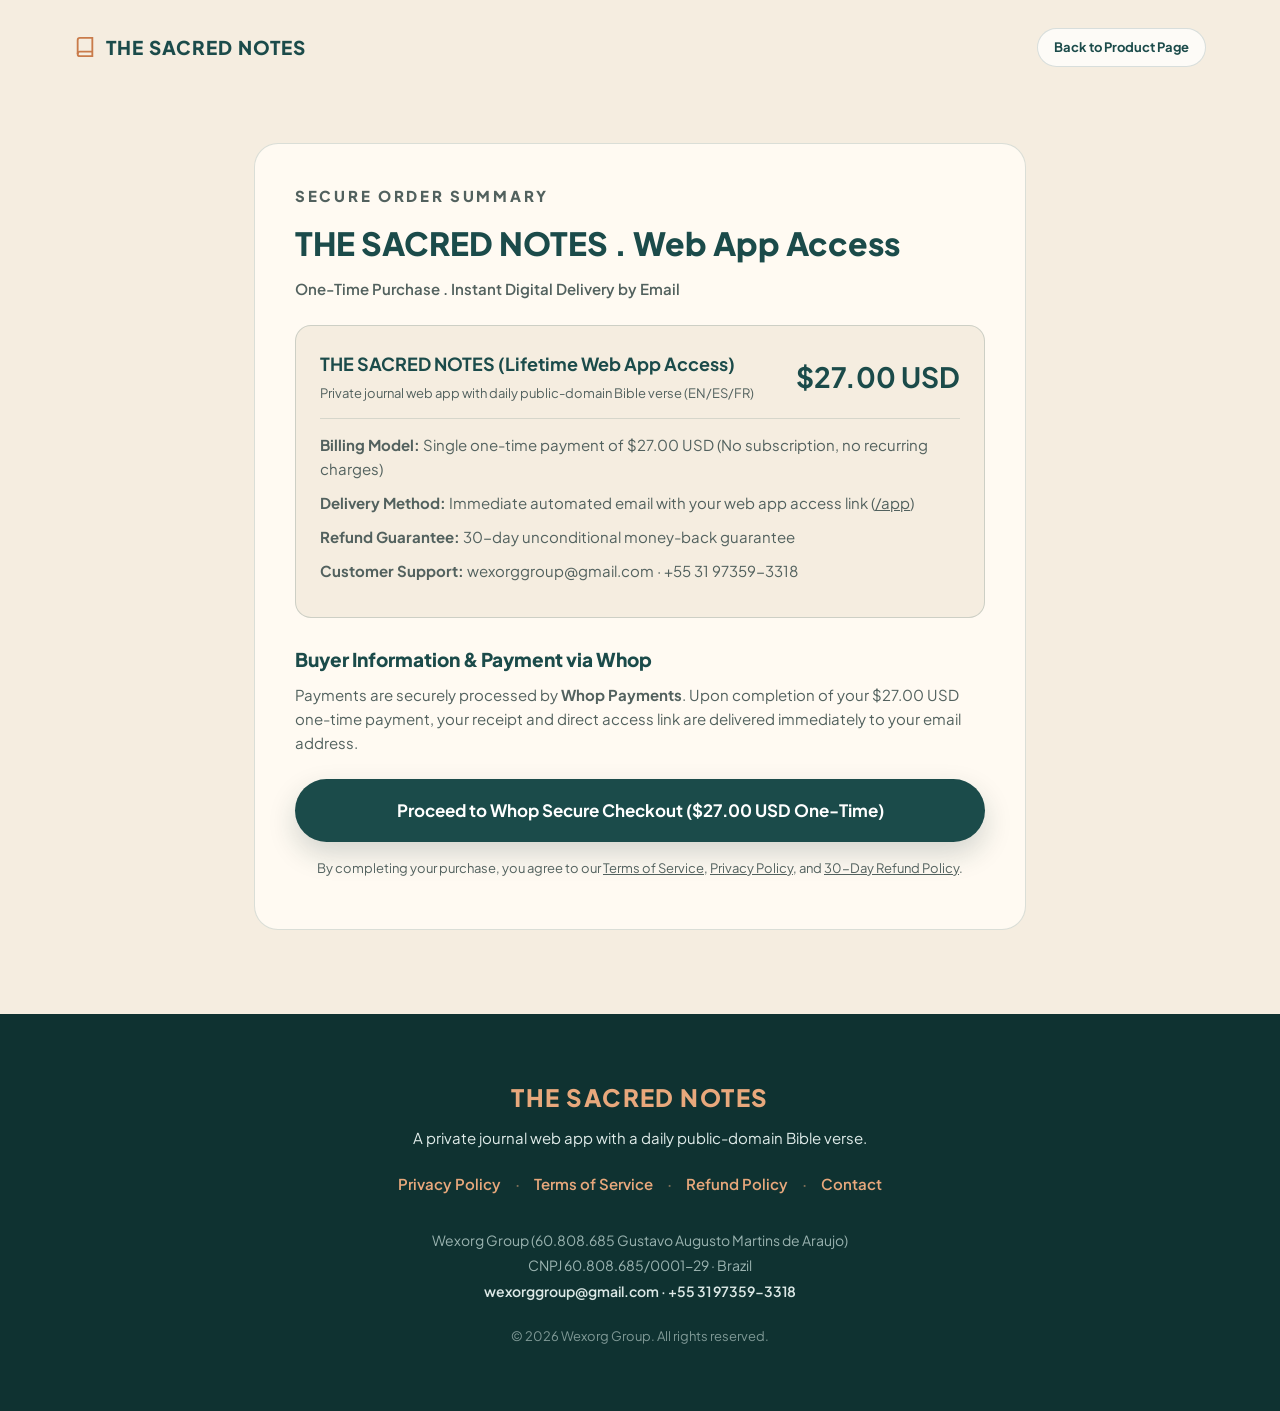
<file: checkout/index.html>
<!doctype html>
<html lang="en">
<head>
  <meta charset="utf-8">
  <meta name="viewport" content="width=device-width, initial-scale=1">
  <title>Checkout . THE SACRED NOTES ($27 One-Time)</title>
  <meta name="author" content="Wexorg Group">
  <meta name="description" content="Complete your one-time $27 USD payment for lifetime access to THE SACRED NOTES private daily scripture journal web app.">

  <!-- OpenGraph Exclusivo -->
  <meta property="og:type" content="website">
  <meta property="og:url" content="https://suporteoficialsac.store/checkout/">
  <meta property="og:title" content="Secure Checkout . THE SACRED NOTES ($27.00 USD One-Time)">
  <meta property="og:description" content="One-time payment of $27.00 USD for lifetime access to THE SACRED NOTES web app. Instant delivery via email.">
  <meta property="og:image" content="https://suporteoficialsac.store/assets/og-sacred-notes.svg">

  <link rel="preconnect" href="https://fonts.googleapis.com">
  <link rel="preconnect" href="https://fonts.gstatic.com" crossorigin>
  <link href="https://fonts.googleapis.com/css2?family=Plus+Jakarta+Sans:wght@400;500;600;700;800&display=swap" rel="stylesheet">
  <link rel="stylesheet" href="/styles/white.css">
</head>
<body>

  <div class="container">
    <header class="site-header">
      <a href="/" class="brand-logo">
        <svg viewBox="0 0 24 24" fill="none" stroke="currentColor" stroke-width="2"><path d="M4 19.5A2.5 2.5 0 0 1 6.5 17H20"></path><path d="M6.5 2H20v20H6.5A2.5 2.5 0 0 1 4 19.5v-15A2.5 2.5 0 0 1 6.5 2z"></path></svg>
        <span>THE SACRED NOTES</span>
      </a>
      <a href="/" class="btn-header-app">Back to Product Page</a>
    </header>
  </div>

  <main class="legal-page-wrap">
    <div class="legal-card">
      <p class="section-eyebrow">Secure Order Summary</p>
      <h1>THE SACRED NOTES . Web App Access</h1>
      <p class="legal-updated">One-Time Purchase . Instant Digital Delivery by Email</p>

      <div style="background: #F5EDE0; border: 1px solid rgba(27, 75, 74, 0.18); border-radius: 16px; padding: 24px; margin: 24px 0;">
        <div style="display: flex; justify-content: space-between; align-items: center; border-bottom: 1px solid rgba(27, 75, 74, 0.14); padding-bottom: 14px; margin-bottom: 14px;">
          <div>
            <strong style="font-size: 18px; color: #1B4B4A; display: block;">THE SACRED NOTES (Lifetime Web App Access)</strong>
            <span style="font-size: 13px; color: #52615E;">Private journal web app with daily public-domain Bible verse (EN/ES/FR)</span>
          </div>
          <strong style="font-size: 28px; color: #1B4B4A;">$27.00 USD</strong>
        </div>

        <ul style="list-style: none; padding: 0; margin: 0; font-size: 14px; color: #1F2A28;">
          <li><strong>Billing Model:</strong> Single one-time payment of $27.00 USD (No subscription, no recurring charges)</li>
          <li><strong>Delivery Method:</strong> Immediate automated email with your web app access link (<a href="/app/" style="text-decoration: underline;">/app</a>)</li>
          <li><strong>Refund Guarantee:</strong> 30-day unconditional money-back guarantee</li>
          <li><strong>Customer Support:</strong> wexorggroup@gmail.com &middot; +55 31 97359-3318</li>
        </ul>
      </div>

      <h2>Buyer Information &amp; Payment via Whop</h2>
      <p>
        Payments are securely processed by <strong>Whop Payments</strong>. Upon completion of your $27.00 USD one-time payment, your receipt and direct access link are delivered immediately to your email address.
      </p>

      <div style="margin-top: 24px;">
        <a
          id="whop-checkout-link"
          href="https://whop.com/"
          class="btn-primary"
          style="width: 100%; justify-content: center; font-size: 17px; padding: 18px;"
        >
          Proceed to Whop Secure Checkout ($27.00 USD One-Time)
        </a>
      </div>

      <p style="margin-top: 16px; font-size: 13px; text-align: center;">
        By completing your purchase, you agree to our <a href="/terms-of-service/" style="text-decoration: underline;">Terms of Service</a>, <a href="/privacy-policy/" style="text-decoration: underline;">Privacy Policy</a>, and <a href="/refund-policy/" style="text-decoration: underline;">30-Day Refund Policy</a>.
      </p>
    </div>
  </main>

  <footer class="site-footer">
    <div class="container">
      <div class="footer-brand">THE SACRED NOTES</div>
      <p class="footer-tagline">A private journal web app with a daily public-domain Bible verse.</p>
      <nav class="footer-links" aria-label="Legal Links">
        <a href="/privacy-policy/">Privacy Policy</a>
        <span class="footer-dot">&middot;</span>
        <a href="/terms-of-service/">Terms of Service</a>
        <span class="footer-dot">&middot;</span>
        <a href="/refund-policy/">Refund Policy</a>
        <span class="footer-dot">&middot;</span>
        <a href="/contact/">Contact</a>
      </nav>
      <div class="footer-company-block">
        <div>Wexorg Group (60.808.685 Gustavo Augusto Martins de Araujo)</div>
        <div>CNPJ 60.808.685/0001-29 &middot; Brazil</div>
        <div class="footer-contact-line">
          <a href="mailto:wexorggroup@gmail.com">wexorggroup@gmail.com</a> &middot; +55 31 97359-3318
        </div>
      </div>
      <p class="footer-copy">&copy; 2026 Wexorg Group. All rights reserved.</p>
    </div>
  </footer>

</body>
</html>
</file>
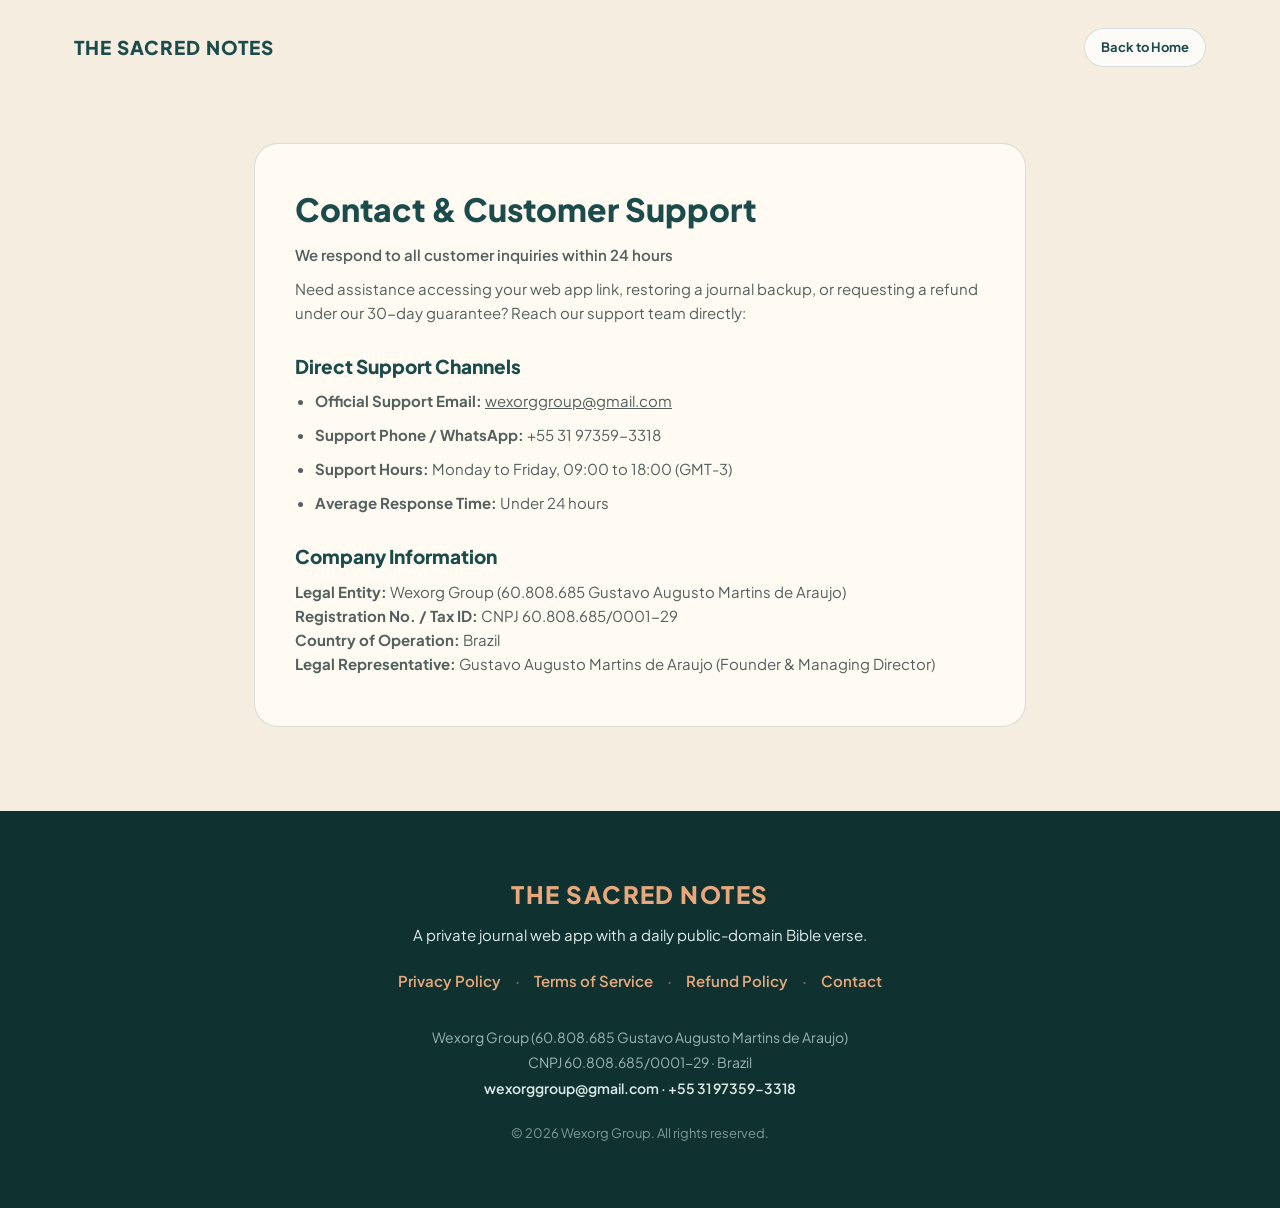
<file: contact/index.html>
<!doctype html>
<html lang="en">
<head>
  <meta charset="utf-8">
  <meta name="viewport" content="width=device-width, initial-scale=1">
  <title>Contact &amp; Customer Support . THE SACRED NOTES</title>
  <meta name="author" content="Wexorg Group">
  <meta name="description" content="Contact Wexorg Group customer support for THE SACRED NOTES web app.">

  <!-- OpenGraph Exclusivo -->
  <meta property="og:type" content="website">
  <meta property="og:url" content="https://suporteoficialsac.store/contact/">
  <meta property="og:title" content="Contact &amp; Support . THE SACRED NOTES">
  <meta property="og:description" content="Direct customer support for THE SACRED NOTES web application: email wexorggroup@gmail.com or phone +55 31 97359-3318.">
  <meta property="og:image" content="https://suporteoficialsac.store/assets/og-sacred-notes.svg">

  <link rel="preconnect" href="https://fonts.googleapis.com">
  <link rel="preconnect" href="https://fonts.gstatic.com" crossorigin>
  <link href="https://fonts.googleapis.com/css2?family=Plus+Jakarta+Sans:wght@400;500;600;700;800&display=swap" rel="stylesheet">
  <link rel="stylesheet" href="/styles/white.css">
</head>
<body>

  <div class="container">
    <header class="site-header">
      <a href="/" class="brand-logo"><span>THE SACRED NOTES</span></a>
      <a href="/" class="btn-header-app">Back to Home</a>
    </header>
  </div>

  <main class="legal-page-wrap">
    <article class="legal-card">
      <h1>Contact &amp; Customer Support</h1>
      <p class="legal-updated">We respond to all customer inquiries within 24 hours</p>

      <p>
        Need assistance accessing your web app link, restoring a journal backup, or requesting a refund under our 30-day guarantee? Reach our support team directly:
      </p>

      <h2>Direct Support Channels</h2>
      <ul>
        <li><strong>Official Support Email:</strong> <a href="mailto:wexorggroup@gmail.com" style="text-decoration: underline;">wexorggroup@gmail.com</a></li>
        <li><strong>Support Phone / WhatsApp:</strong> +55 31 97359-3318</li>
        <li><strong>Support Hours:</strong> Monday to Friday, 09:00 to 18:00 (GMT-3)</li>
        <li><strong>Average Response Time:</strong> Under 24 hours</li>
      </ul>

      <h2>Company Information</h2>
      <p>
        <strong>Legal Entity:</strong> Wexorg Group (60.808.685 Gustavo Augusto Martins de Araujo)<br>
        <strong>Registration No. / Tax ID:</strong> CNPJ 60.808.685/0001-29<br>
        <strong>Country of Operation:</strong> Brazil<br>
        <strong>Legal Representative:</strong> Gustavo Augusto Martins de Araujo (Founder &amp; Managing Director)
      </p>
    </article>
  </main>

  <footer class="site-footer">
    <div class="container">
      <div class="footer-brand">THE SACRED NOTES</div>
      <p class="footer-tagline">A private journal web app with a daily public-domain Bible verse.</p>
      <nav class="footer-links" aria-label="Legal Links">
        <a href="/privacy-policy/">Privacy Policy</a>
        <span class="footer-dot">&middot;</span>
        <a href="/terms-of-service/">Terms of Service</a>
        <span class="footer-dot">&middot;</span>
        <a href="/refund-policy/">Refund Policy</a>
        <span class="footer-dot">&middot;</span>
        <a href="/contact/">Contact</a>
      </nav>
      <div class="footer-company-block">
        <div>Wexorg Group (60.808.685 Gustavo Augusto Martins de Araujo)</div>
        <div>CNPJ 60.808.685/0001-29 &middot; Brazil</div>
        <div class="footer-contact-line">
          <a href="mailto:wexorggroup@gmail.com">wexorggroup@gmail.com</a> &middot; +55 31 97359-3318
        </div>
      </div>
      <p class="footer-copy">&copy; 2026 Wexorg Group. All rights reserved.</p>
    </div>
  </footer>

</body>
</html>
</file>
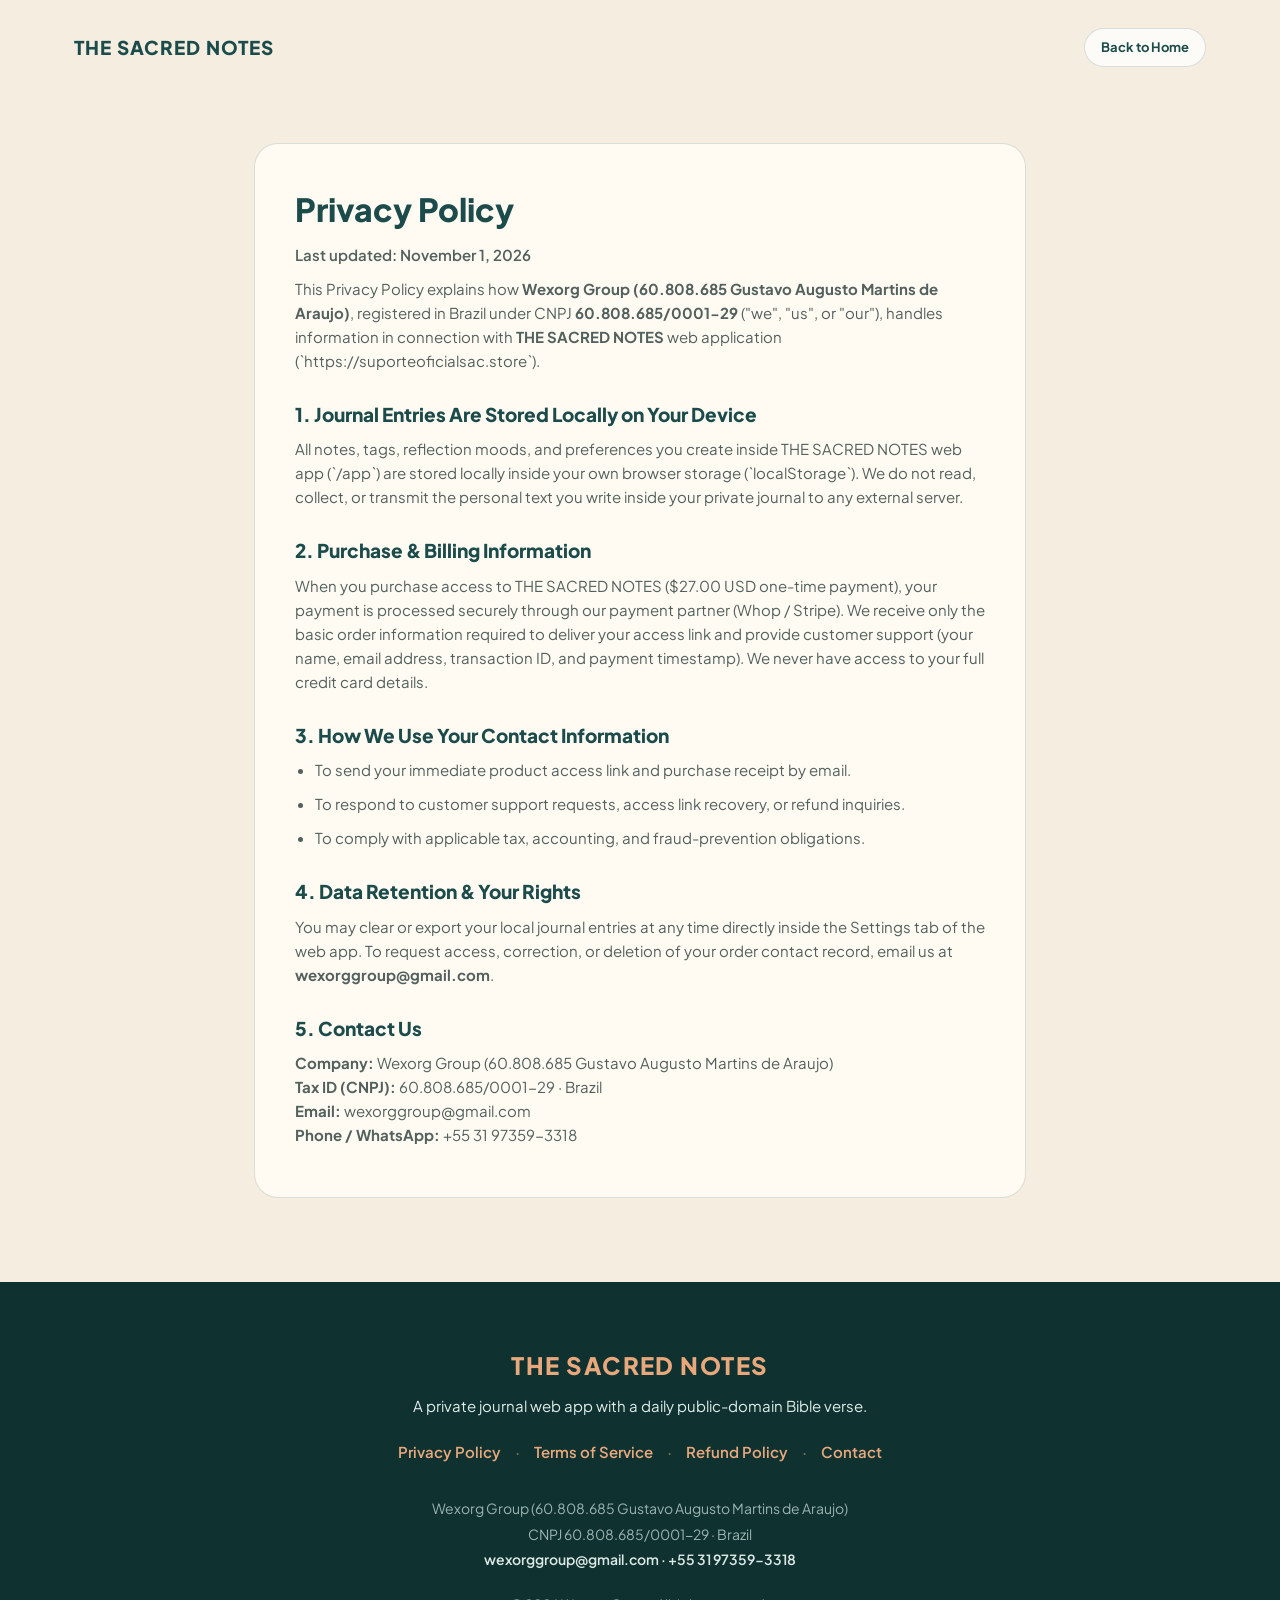
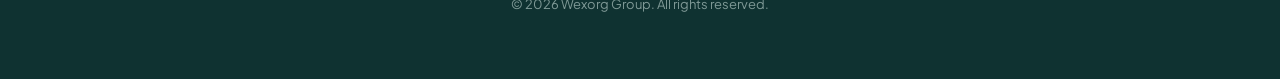
<file: privacy-policy/index.html>
<!doctype html>
<html lang="en">
<head>
  <meta charset="utf-8">
  <meta name="viewport" content="width=device-width, initial-scale=1">
  <title>Privacy Policy . THE SACRED NOTES</title>
  <meta name="author" content="Wexorg Group">
  <meta name="description" content="Privacy Policy for THE SACRED NOTES web application operated by Wexorg Group.">

  <!-- OpenGraph Exclusivo -->
  <meta property="og:type" content="article">
  <meta property="og:url" content="https://suporteoficialsac.store/privacy-policy/">
  <meta property="og:title" content="Privacy Policy . THE SACRED NOTES">
  <meta property="og:description" content="Learn how Wexorg Group protects your privacy and local journal entries inside THE SACRED NOTES web app.">
  <meta property="og:image" content="https://suporteoficialsac.store/assets/og-sacred-notes.svg">

  <link rel="preconnect" href="https://fonts.googleapis.com">
  <link rel="preconnect" href="https://fonts.gstatic.com" crossorigin>
  <link href="https://fonts.googleapis.com/css2?family=Plus+Jakarta+Sans:wght@400;500;600;700;800&display=swap" rel="stylesheet">
  <link rel="stylesheet" href="/styles/white.css">
</head>
<body>

  <div class="container">
    <header class="site-header">
      <a href="/" class="brand-logo"><span>THE SACRED NOTES</span></a>
      <a href="/" class="btn-header-app">Back to Home</a>
    </header>
  </div>

  <main class="legal-page-wrap">
    <article class="legal-card">
      <h1>Privacy Policy</h1>
      <p class="legal-updated">Last updated: November 1, 2026</p>

      <p>
        This Privacy Policy explains how <strong>Wexorg Group (60.808.685 Gustavo Augusto Martins de Araujo)</strong>, registered in Brazil under CNPJ <strong>60.808.685/0001-29</strong> ("we", "us", or "our"), handles information in connection with <strong>THE SACRED NOTES</strong> web application (`https://suporteoficialsac.store`).
      </p>

      <h2>1. Journal Entries Are Stored Locally on Your Device</h2>
      <p>
        All notes, tags, reflection moods, and preferences you create inside THE SACRED NOTES web app (`/app`) are stored locally inside your own browser storage (`localStorage`). We do not read, collect, or transmit the personal text you write inside your private journal to any external server.
      </p>

      <h2>2. Purchase &amp; Billing Information</h2>
      <p>
        When you purchase access to THE SACRED NOTES ($27.00 USD one-time payment), your payment is processed securely through our payment partner (Whop / Stripe). We receive only the basic order information required to deliver your access link and provide customer support (your name, email address, transaction ID, and payment timestamp). We never have access to your full credit card details.
      </p>

      <h2>3. How We Use Your Contact Information</h2>
      <ul>
        <li>To send your immediate product access link and purchase receipt by email.</li>
        <li>To respond to customer support requests, access link recovery, or refund inquiries.</li>
        <li>To comply with applicable tax, accounting, and fraud-prevention obligations.</li>
      </ul>

      <h2>4. Data Retention &amp; Your Rights</h2>
      <p>
        You may clear or export your local journal entries at any time directly inside the Settings tab of the web app. To request access, correction, or deletion of your order contact record, email us at <strong>wexorggroup@gmail.com</strong>.
      </p>

      <h2>5. Contact Us</h2>
      <p>
        <strong>Company:</strong> Wexorg Group (60.808.685 Gustavo Augusto Martins de Araujo)<br>
        <strong>Tax ID (CNPJ):</strong> 60.808.685/0001-29 &middot; Brazil<br>
        <strong>Email:</strong> wexorggroup@gmail.com<br>
        <strong>Phone / WhatsApp:</strong> +55 31 97359-3318
      </p>
    </article>
  </main>

  <footer class="site-footer">
    <div class="container">
      <div class="footer-brand">THE SACRED NOTES</div>
      <p class="footer-tagline">A private journal web app with a daily public-domain Bible verse.</p>
      <nav class="footer-links" aria-label="Legal Links">
        <a href="/privacy-policy/">Privacy Policy</a>
        <span class="footer-dot">&middot;</span>
        <a href="/terms-of-service/">Terms of Service</a>
        <span class="footer-dot">&middot;</span>
        <a href="/refund-policy/">Refund Policy</a>
        <span class="footer-dot">&middot;</span>
        <a href="/contact/">Contact</a>
      </nav>
      <div class="footer-company-block">
        <div>Wexorg Group (60.808.685 Gustavo Augusto Martins de Araujo)</div>
        <div>CNPJ 60.808.685/0001-29 &middot; Brazil</div>
        <div class="footer-contact-line">
          <a href="mailto:wexorggroup@gmail.com">wexorggroup@gmail.com</a> &middot; +55 31 97359-3318
        </div>
      </div>
      <p class="footer-copy">&copy; 2026 Wexorg Group. All rights reserved.</p>
    </div>
  </footer>

</body>
</html>
</file>
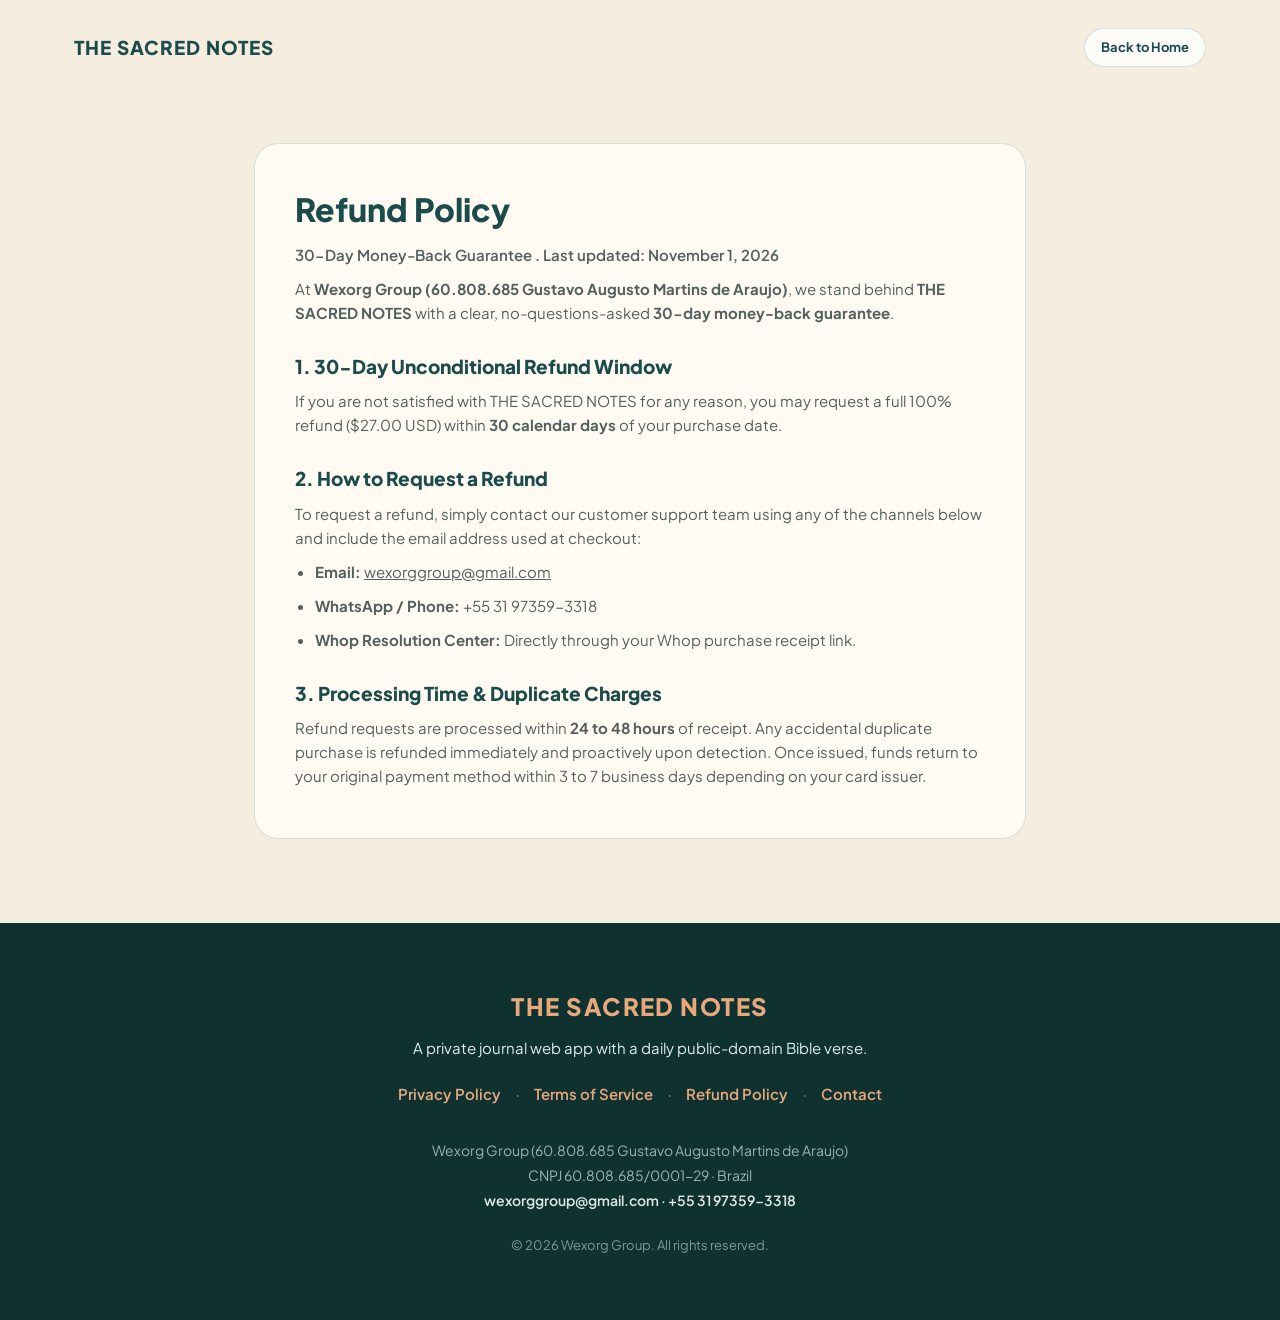
<file: refund-policy/index.html>
<!doctype html>
<html lang="en">
<head>
  <meta charset="utf-8">
  <meta name="viewport" content="width=device-width, initial-scale=1">
  <title>Refund Policy . THE SACRED NOTES</title>
  <meta name="author" content="Wexorg Group">
  <meta name="description" content="30-Day Money-Back Guarantee and Refund Policy for THE SACRED NOTES web app operated by Wexorg Group.">

  <!-- OpenGraph Exclusivo -->
  <meta property="og:type" content="article">
  <meta property="og:url" content="https://suporteoficialsac.store/refund-policy/">
  <meta property="og:title" content="Refund Policy (30-Day Guarantee) . THE SACRED NOTES">
  <meta property="og:description" content="Every purchase of THE SACRED NOTES ($27 one-time) is protected by a 30-day unconditional money-back guarantee.">
  <meta property="og:image" content="https://suporteoficialsac.store/assets/og-sacred-notes.svg">

  <link rel="preconnect" href="https://fonts.googleapis.com">
  <link rel="preconnect" href="https://fonts.gstatic.com" crossorigin>
  <link href="https://fonts.googleapis.com/css2?family=Plus+Jakarta+Sans:wght@400;500;600;700;800&display=swap" rel="stylesheet">
  <link rel="stylesheet" href="/styles/white.css">
</head>
<body>

  <div class="container">
    <header class="site-header">
      <a href="/" class="brand-logo"><span>THE SACRED NOTES</span></a>
      <a href="/" class="btn-header-app">Back to Home</a>
    </header>
  </div>

  <main class="legal-page-wrap">
    <article class="legal-card">
      <h1>Refund Policy</h1>
      <p class="legal-updated">30-Day Money-Back Guarantee . Last updated: November 1, 2026</p>

      <p>
        At <strong>Wexorg Group (60.808.685 Gustavo Augusto Martins de Araujo)</strong>, we stand behind <strong>THE SACRED NOTES</strong> with a clear, no-questions-asked <strong>30-day money-back guarantee</strong>.
      </p>

      <h2>1. 30-Day Unconditional Refund Window</h2>
      <p>
        If you are not satisfied with THE SACRED NOTES for any reason, you may request a full 100% refund ($27.00 USD) within <strong>30 calendar days</strong> of your purchase date.
      </p>

      <h2>2. How to Request a Refund</h2>
      <p>
        To request a refund, simply contact our customer support team using any of the channels below and include the email address used at checkout:
      </p>
      <ul>
        <li><strong>Email:</strong> <a href="mailto:wexorggroup@gmail.com" style="text-decoration: underline;">wexorggroup@gmail.com</a></li>
        <li><strong>WhatsApp / Phone:</strong> +55 31 97359-3318</li>
        <li><strong>Whop Resolution Center:</strong> Directly through your Whop purchase receipt link.</li>
      </ul>

      <h2>3. Processing Time &amp; Duplicate Charges</h2>
      <p>
        Refund requests are processed within <strong>24 to 48 hours</strong> of receipt. Any accidental duplicate purchase is refunded immediately and proactively upon detection. Once issued, funds return to your original payment method within 3 to 7 business days depending on your card issuer.
      </p>
    </article>
  </main>

  <footer class="site-footer">
    <div class="container">
      <div class="footer-brand">THE SACRED NOTES</div>
      <p class="footer-tagline">A private journal web app with a daily public-domain Bible verse.</p>
      <nav class="footer-links" aria-label="Legal Links">
        <a href="/privacy-policy/">Privacy Policy</a>
        <span class="footer-dot">&middot;</span>
        <a href="/terms-of-service/">Terms of Service</a>
        <span class="footer-dot">&middot;</span>
        <a href="/refund-policy/">Refund Policy</a>
        <span class="footer-dot">&middot;</span>
        <a href="/contact/">Contact</a>
      </nav>
      <div class="footer-company-block">
        <div>Wexorg Group (60.808.685 Gustavo Augusto Martins de Araujo)</div>
        <div>CNPJ 60.808.685/0001-29 &middot; Brazil</div>
        <div class="footer-contact-line">
          <a href="mailto:wexorggroup@gmail.com">wexorggroup@gmail.com</a> &middot; +55 31 97359-3318
        </div>
      </div>
      <p class="footer-copy">&copy; 2026 Wexorg Group. All rights reserved.</p>
    </div>
  </footer>

</body>
</html>
</file>
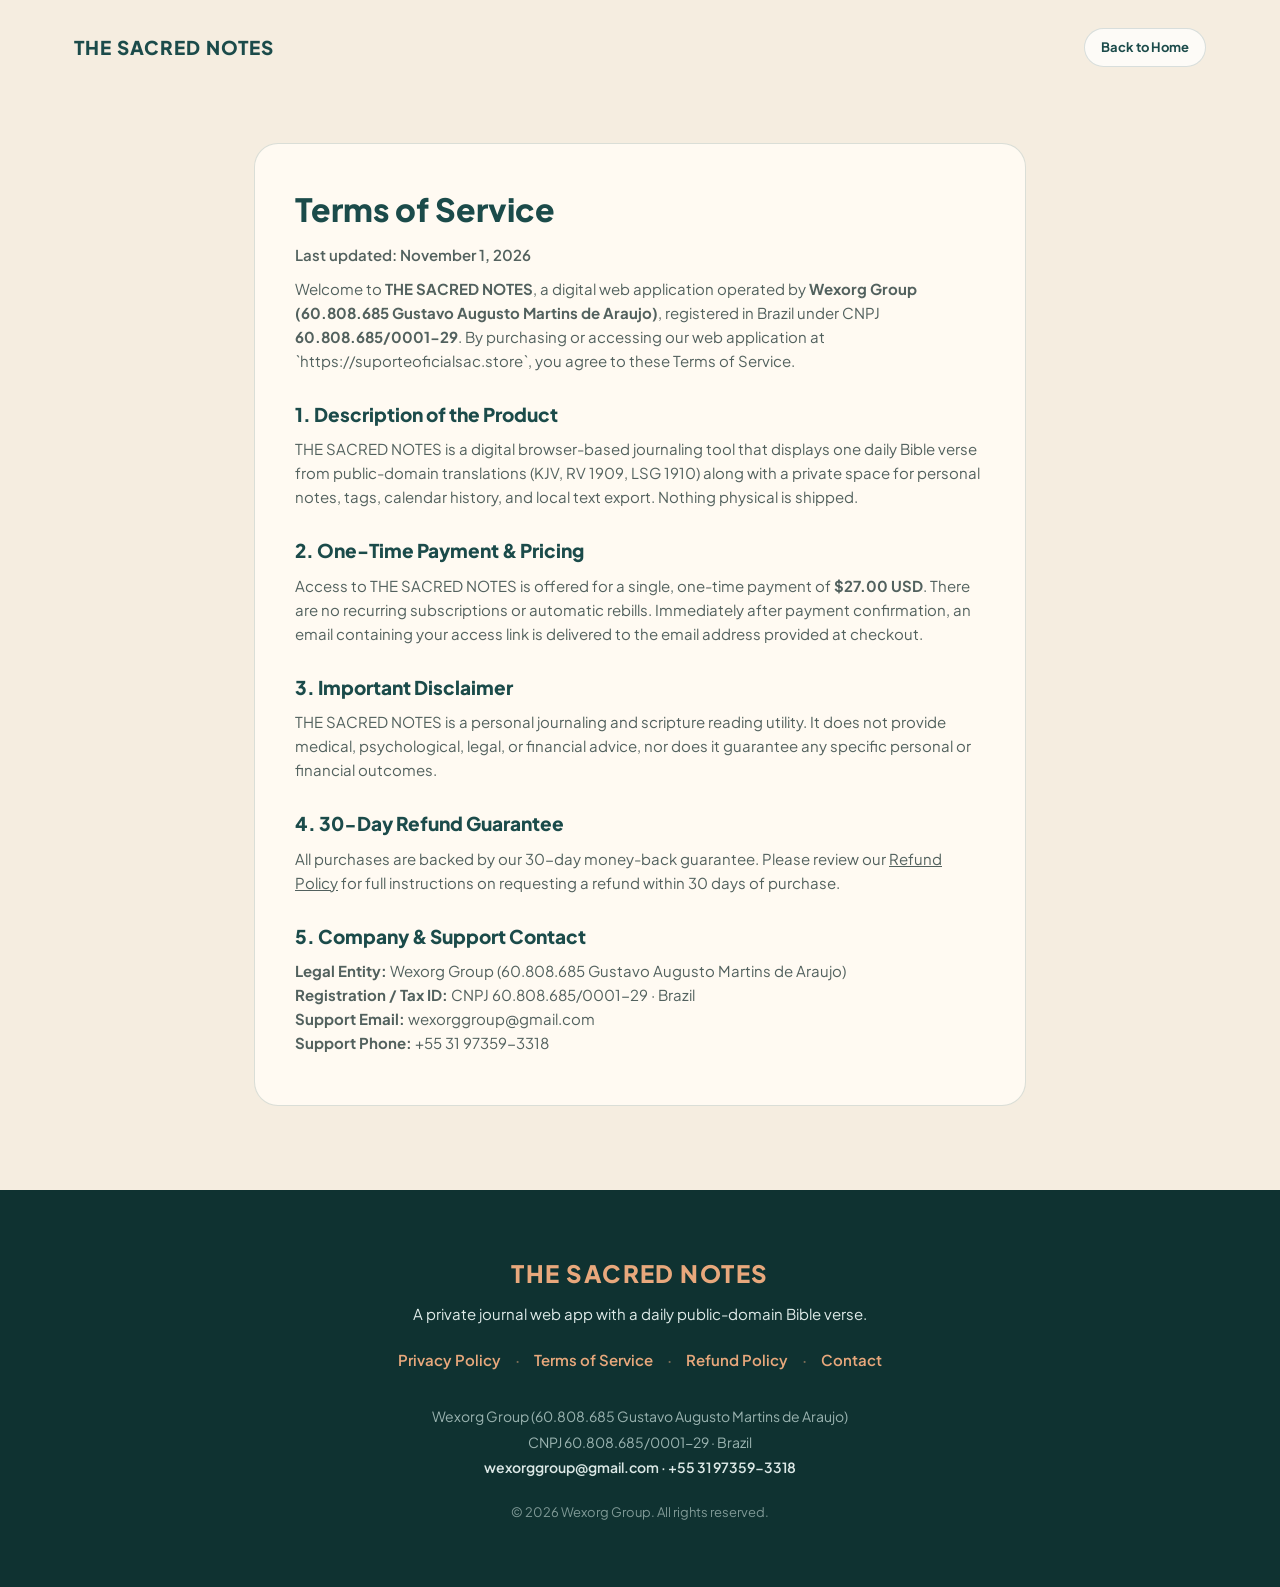
<file: terms-of-service/index.html>
<!doctype html>
<html lang="en">
<head>
  <meta charset="utf-8">
  <meta name="viewport" content="width=device-width, initial-scale=1">
  <title>Terms of Service . THE SACRED NOTES</title>
  <meta name="author" content="Wexorg Group">
  <meta name="description" content="Terms of Service for THE SACRED NOTES private journal web app operated by Wexorg Group.">

  <!-- OpenGraph Exclusivo -->
  <meta property="og:type" content="article">
  <meta property="og:url" content="https://suporteoficialsac.store/terms-of-service/">
  <meta property="og:title" content="Terms of Service . THE SACRED NOTES">
  <meta property="og:description" content="Terms of Service governing access to THE SACRED NOTES web application ($27 USD one-time payment).">
  <meta property="og:image" content="https://suporteoficialsac.store/assets/og-sacred-notes.svg">

  <link rel="preconnect" href="https://fonts.googleapis.com">
  <link rel="preconnect" href="https://fonts.gstatic.com" crossorigin>
  <link href="https://fonts.googleapis.com/css2?family=Plus+Jakarta+Sans:wght@400;500;600;700;800&display=swap" rel="stylesheet">
  <link rel="stylesheet" href="/styles/white.css">
</head>
<body>

  <div class="container">
    <header class="site-header">
      <a href="/" class="brand-logo"><span>THE SACRED NOTES</span></a>
      <a href="/" class="btn-header-app">Back to Home</a>
    </header>
  </div>

  <main class="legal-page-wrap">
    <article class="legal-card">
      <h1>Terms of Service</h1>
      <p class="legal-updated">Last updated: November 1, 2026</p>

      <p>
        Welcome to <strong>THE SACRED NOTES</strong>, a digital web application operated by <strong>Wexorg Group (60.808.685 Gustavo Augusto Martins de Araujo)</strong>, registered in Brazil under CNPJ <strong>60.808.685/0001-29</strong>. By purchasing or accessing our web application at `https://suporteoficialsac.store`, you agree to these Terms of Service.
      </p>

      <h2>1. Description of the Product</h2>
      <p>
        THE SACRED NOTES is a digital browser-based journaling tool that displays one daily Bible verse from public-domain translations (KJV, RV 1909, LSG 1910) along with a private space for personal notes, tags, calendar history, and local text export. Nothing physical is shipped.
      </p>

      <h2>2. One-Time Payment &amp; Pricing</h2>
      <p>
        Access to THE SACRED NOTES is offered for a single, one-time payment of <strong>$27.00 USD</strong>. There are no recurring subscriptions or automatic rebills. Immediately after payment confirmation, an email containing your access link is delivered to the email address provided at checkout.
      </p>

      <h2>3. Important Disclaimer</h2>
      <p>
        THE SACRED NOTES is a personal journaling and scripture reading utility. It does not provide medical, psychological, legal, or financial advice, nor does it guarantee any specific personal or financial outcomes.
      </p>

      <h2>4. 30-Day Refund Guarantee</h2>
      <p>
        All purchases are backed by our 30-day money-back guarantee. Please review our <a href="/refund-policy/" style="text-decoration: underline;">Refund Policy</a> for full instructions on requesting a refund within 30 days of purchase.
      </p>

      <h2>5. Company &amp; Support Contact</h2>
      <p>
        <strong>Legal Entity:</strong> Wexorg Group (60.808.685 Gustavo Augusto Martins de Araujo)<br>
        <strong>Registration / Tax ID:</strong> CNPJ 60.808.685/0001-29 &middot; Brazil<br>
        <strong>Support Email:</strong> wexorggroup@gmail.com<br>
        <strong>Support Phone:</strong> +55 31 97359-3318
      </p>
    </article>
  </main>

  <footer class="site-footer">
    <div class="container">
      <div class="footer-brand">THE SACRED NOTES</div>
      <p class="footer-tagline">A private journal web app with a daily public-domain Bible verse.</p>
      <nav class="footer-links" aria-label="Legal Links">
        <a href="/privacy-policy/">Privacy Policy</a>
        <span class="footer-dot">&middot;</span>
        <a href="/terms-of-service/">Terms of Service</a>
        <span class="footer-dot">&middot;</span>
        <a href="/refund-policy/">Refund Policy</a>
        <span class="footer-dot">&middot;</span>
        <a href="/contact/">Contact</a>
      </nav>
      <div class="footer-company-block">
        <div>Wexorg Group (60.808.685 Gustavo Augusto Martins de Araujo)</div>
        <div>CNPJ 60.808.685/0001-29 &middot; Brazil</div>
        <div class="footer-contact-line">
          <a href="mailto:wexorggroup@gmail.com">wexorggroup@gmail.com</a> &middot; +55 31 97359-3318
        </div>
      </div>
      <p class="footer-copy">&copy; 2026 Wexorg Group. All rights reserved.</p>
    </div>
  </footer>

</body>
</html>
</file>
<file: styles/white.css>
:root {
  --bg-ivory: #f5ede0;
  --bg-ivory-alt: #ebe0cc;
  --bg-card: #fffaf2;
  --forest-deep: #0f3231;
  --forest-main: #1b4b4a;
  --forest-muted: #466664;
  --amber-accent: #c97b4a;
  --amber-soft: #e8a87c;
  --text-dark: #1f2a28;
  --text-muted: #52615e;
  --border-soft: rgba(27, 75, 74, 0.16);
  --white: #ffffff;
  --radius-lg: 24px;
  --radius-md: 16px;
  --radius-sm: 10px;
}

*,
*::before,
*::after {
  box-sizing: border-box;
  margin: 0;
  padding: 0;
}

html {
  scroll-behavior: smooth;
}

body {
  font-family: "Plus Jakarta Sans", sans-serif;
  background-color: var(--bg-ivory);
  color: var(--text-dark);
  line-height: 1.6;
  -webkit-font-smoothing: antialiased;
}

a {
  color: inherit;
  text-decoration: none;
}

.container {
  max-width: 1180px;
  margin: 0 auto;
  padding: 0 24px;
}

/* Header & Navigation */
.site-header {
  padding: 28px 0;
  display: flex;
  align-items: center;
  justify-content: space-between;
  gap: 16px;
  flex-wrap: wrap;
}

.brand-logo {
  font-size: 19px;
  font-weight: 800;
  letter-spacing: 0.06em;
  color: var(--forest-main);
  text-transform: uppercase;
  display: inline-flex;
  align-items: center;
  gap: 10px;
}

.brand-logo svg {
  width: 22px;
  height: 22px;
  color: var(--amber-accent);
}

.header-actions {
  display: flex;
  align-items: center;
  gap: 12px;
}

.lang-select {
  font-family: "Plus Jakarta Sans", sans-serif;
  font-size: 13px;
  font-weight: 600;
  color: var(--forest-main);
  background: rgba(255, 255, 255, 0.55);
  border: 1px solid var(--border-soft);
  border-radius: 999px;
  padding: 8px 16px;
  cursor: pointer;
}

.btn-header-app {
  font-size: 13px;
  font-weight: 700;
  color: var(--forest-main);
  border: 1px solid var(--border-soft);
  background: rgba(255, 255, 255, 0.75);
  border-radius: 999px;
  padding: 8px 16px;
  transition: all 0.2s ease;
}

.btn-header-app:hover {
  background: var(--white);
}

/* Hero Section */
.hero-section {
  background: radial-gradient(120% 90% at 50% 0%, #f5ede0 0%, #ebe0cc 62%, #f5ede0 100%);
  padding-bottom: 84px;
  border-bottom: 1px solid var(--border-soft);
}

.hero-grid {
  display: grid;
  grid-template-columns: 1.15fr 0.85fr;
  gap: 56px;
  align-items: center;
  padding-top: 24px;
}

.pill-badge {
  display: inline-flex;
  align-items: center;
  gap: 8px;
  padding: 7px 16px;
  border-radius: 999px;
  background: rgba(27, 75, 74, 0.08);
  border: 1px solid var(--border-soft);
  color: var(--forest-main);
  font-size: 11px;
  font-weight: 700;
  text-transform: uppercase;
  letter-spacing: 0.18em;
}

.pill-badge svg {
  width: 14px;
  height: 14px;
  color: var(--amber-accent);
}

.hero-title {
  margin-top: 22px;
  font-size: 48px;
  line-height: 1.1;
  font-weight: 800;
  color: var(--forest-main);
  letter-spacing: -0.02em;
}

.hero-title-accent {
  color: var(--amber-accent);
  display: block;
}

.hero-lead {
  margin-top: 20px;
  font-size: 18px;
  color: var(--text-muted);
  max-width: 600px;
}

.hero-cta-row {
  margin-top: 30px;
  display: flex;
  flex-wrap: wrap;
  gap: 14px;
  align-items: center;
}

.btn-primary {
  display: inline-flex;
  align-items: center;
  justify-content: center;
  gap: 10px;
  background-color: var(--forest-main);
  color: var(--white);
  font-size: 16px;
  font-weight: 700;
  padding: 16px 30px;
  border-radius: 999px;
  border: none;
  cursor: pointer;
  transition: transform 0.15s ease, background-color 0.2s ease;
  box-shadow: 0 12px 28px rgba(15, 50, 49, 0.18);
}

.btn-primary:hover {
  background-color: var(--forest-deep);
  transform: translateY(-1px);
}

.btn-secondary {
  display: inline-flex;
  align-items: center;
  justify-content: center;
  gap: 8px;
  background-color: rgba(255, 255, 255, 0.72);
  color: var(--forest-main);
  font-size: 15px;
  font-weight: 700;
  padding: 15px 24px;
  border-radius: 999px;
  border: 1px solid var(--border-soft);
  transition: background-color 0.2s ease;
}

.btn-secondary:hover {
  background-color: var(--white);
}

.hero-microcopy {
  margin-top: 14px;
  font-size: 13px;
  font-weight: 600;
  color: var(--forest-muted);
}

/* Phone Mockup Card */
.phone-preview-shell {
  background: var(--forest-deep);
  color: var(--white);
  border-radius: 34px;
  padding: 24px;
  box-shadow: 0 26px 60px rgba(15, 50, 49, 0.28);
  border: 4px solid rgba(255, 255, 255, 0.18);
  max-width: 420px;
  margin: 0 auto;
  width: 100%;
}

.phone-status-bar {
  display: flex;
  justify-content: space-between;
  align-items: center;
  font-size: 11px;
  font-weight: 700;
  letter-spacing: 0.12em;
  text-transform: uppercase;
  color: var(--amber-soft);
  margin-bottom: 16px;
}

.verse-card-demo {
  background: rgba(255, 255, 255, 0.07);
  border: 1px solid rgba(255, 255, 255, 0.14);
  border-radius: 18px;
  padding: 20px;
  margin-bottom: 16px;
}

.verse-quote {
  font-size: 16px;
  font-weight: 600;
  line-height: 1.5;
  color: var(--white);
}

.verse-ref {
  margin-top: 10px;
  font-size: 12px;
  font-weight: 700;
  color: var(--amber-soft);
  letter-spacing: 0.08em;
  text-transform: uppercase;
}

.demo-input-area {
  background: rgba(255, 255, 255, 0.06);
  border: 1px solid rgba(255, 255, 255, 0.14);
  border-radius: 16px;
  padding: 14px;
}

.demo-textarea {
  width: 100%;
  min-height: 86px;
  background: transparent;
  border: none;
  color: var(--white);
  font-family: "Plus Jakarta Sans", sans-serif;
  font-size: 14px;
  resize: none;
  outline: none;
}

.demo-textarea::placeholder {
  color: rgba(255, 255, 255, 0.5);
}

.demo-tag-row {
  display: flex;
  flex-wrap: wrap;
  gap: 8px;
  margin-top: 10px;
  margin-bottom: 12px;
}

.demo-tag-chip {
  font-size: 11px;
  font-weight: 700;
  padding: 5px 11px;
  border-radius: 999px;
  background: rgba(255, 255, 255, 0.1);
  color: #d7e6e5;
  border: 1px solid transparent;
  cursor: pointer;
}

.demo-tag-chip.active {
  background: var(--amber-accent);
  color: var(--white);
}

.demo-save-btn {
  width: 100%;
  background: var(--amber-accent);
  color: var(--white);
  border: none;
  border-radius: 12px;
  padding: 11px 16px;
  font-family: "Plus Jakarta Sans", sans-serif;
  font-size: 13px;
  font-weight: 700;
  cursor: pointer;
}

.demo-saved-list {
  margin-top: 14px;
  display: flex;
  flex-direction: column;
  gap: 8px;
}

.demo-saved-item {
  background: rgba(255, 255, 255, 0.08);
  border-radius: 12px;
  padding: 10px 12px;
  font-size: 12px;
}

.demo-saved-meta {
  font-size: 11px;
  color: var(--amber-soft);
  font-weight: 700;
  margin-bottom: 3px;
}

/* Sections */
.section-block {
  padding: 80px 0;
  border-bottom: 1px solid var(--border-soft);
}

.section-header {
  max-width: 720px;
  margin: 0 auto 48px auto;
  text-align: center;
}

.section-eyebrow {
  font-size: 12px;
  font-weight: 800;
  text-transform: uppercase;
  letter-spacing: 0.18em;
  color: var(--amber-accent);
}

.section-title {
  margin-top: 10px;
  font-size: 34px;
  line-height: 1.2;
  font-weight: 800;
  color: var(--forest-main);
}

.section-desc {
  margin-top: 12px;
  font-size: 16px;
  color: var(--text-muted);
}

/* Feature Grid (4 Screens) */
.feature-grid {
  display: grid;
  grid-template-columns: repeat(2, 1fr);
  gap: 28px;
}

.feature-card {
  background: var(--bg-card);
  border: 1px solid var(--border-soft);
  border-radius: var(--radius-lg);
  padding: 32px;
  box-shadow: 0 10px 30px rgba(27, 75, 74, 0.05);
}

.feature-icon-badge {
  width: 46px;
  height: 46px;
  border-radius: 14px;
  background: rgba(27, 75, 74, 0.1);
  color: var(--forest-main);
  display: inline-flex;
  align-items: center;
  justify-content: center;
  margin-bottom: 18px;
}

.feature-icon-badge svg {
  width: 24px;
  height: 24px;
}

.feature-meta {
  font-size: 12px;
  font-weight: 700;
  text-transform: uppercase;
  letter-spacing: 0.12em;
  color: var(--amber-accent);
}

.feature-card h3 {
  margin-top: 6px;
  font-size: 22px;
  font-weight: 800;
  color: var(--forest-main);
}

.feature-card p {
  margin-top: 10px;
  font-size: 15px;
  color: var(--text-muted);
}

.feature-bullets {
  margin-top: 18px;
  list-style: none;
  display: flex;
  flex-direction: column;
  gap: 8px;
}

.feature-bullets li {
  font-size: 14px;
  font-weight: 600;
  color: var(--text-dark);
  display: flex;
  align-items: center;
  gap: 8px;
}

.bullet-dot {
  width: 7px;
  height: 7px;
  border-radius: 50%;
  background: var(--amber-accent);
  flex-shrink: 0;
}

/* What You Receive & Compliance Box */
.receive-grid {
  display: grid;
  grid-template-columns: repeat(4, 1fr);
  gap: 20px;
}

.receive-card {
  background: var(--bg-card);
  border: 1px solid var(--border-soft);
  border-radius: var(--radius-md);
  padding: 24px;
}

.receive-card h4 {
  font-size: 17px;
  font-weight: 800;
  color: var(--forest-main);
  margin-bottom: 8px;
}

.receive-card p {
  font-size: 14px;
  color: var(--text-muted);
}

.compliance-notice-box {
  margin-top: 40px;
  background: rgba(27, 75, 74, 0.07);
  border: 1px solid var(--border-soft);
  border-radius: var(--radius-md);
  padding: 28px 32px;
}

.compliance-notice-box h3 {
  font-size: 19px;
  font-weight: 800;
  color: var(--forest-main);
  margin-bottom: 8px;
}

.compliance-notice-box p {
  font-size: 15px;
  color: var(--text-muted);
}

/* 4 Steps */
.steps-grid {
  display: grid;
  grid-template-columns: repeat(4, 1fr);
  gap: 20px;
}

.step-card {
  background: var(--bg-card);
  border: 1px solid var(--border-soft);
  border-radius: var(--radius-md);
  padding: 24px;
}

.step-num {
  width: 34px;
  height: 34px;
  border-radius: 50%;
  background: var(--forest-main);
  color: var(--white);
  font-size: 14px;
  font-weight: 800;
  display: inline-flex;
  align-items: center;
  justify-content: center;
  margin-bottom: 14px;
}

.step-card h4 {
  font-size: 17px;
  font-weight: 800;
  color: var(--forest-main);
  margin-bottom: 6px;
}

.step-card p {
  font-size: 14px;
  color: var(--text-muted);
}

/* FAQ */
.faq-list {
  max-width: 820px;
  margin: 0 auto;
  display: flex;
  flex-direction: column;
  gap: 14px;
}

.faq-item {
  background: var(--bg-card);
  border: 1px solid var(--border-soft);
  border-radius: var(--radius-md);
  padding: 20px 24px;
}

.faq-item summary {
  font-size: 16px;
  font-weight: 800;
  color: var(--forest-main);
  cursor: pointer;
  list-style: none;
  display: flex;
  justify-content: space-between;
  align-items: center;
}

.faq-item p {
  margin-top: 12px;
  font-size: 14px;
  color: var(--text-muted);
}

/* Pricing Box */
.pricing-card {
  max-width: 640px;
  margin: 0 auto;
  background: var(--forest-deep);
  color: var(--white);
  border-radius: 28px;
  padding: 44px 40px;
  text-align: center;
  box-shadow: 0 24px 60px rgba(15, 50, 49, 0.24);
}

.pricing-amount {
  font-size: 56px;
  font-weight: 800;
  color: var(--amber-soft);
  line-height: 1;
  margin: 14px 0 6px 0;
}

.pricing-sub {
  font-size: 14px;
  color: #cfe0de;
  font-weight: 600;
}

.pricing-checklist {
  list-style: none;
  text-align: left;
  margin: 28px 0;
  display: flex;
  flex-direction: column;
  gap: 11px;
}

.pricing-checklist li {
  font-size: 14px;
  color: #e9f2f1;
  display: flex;
  align-items: center;
  gap: 10px;
}

.pricing-checklist svg {
  width: 18px;
  height: 18px;
  color: var(--amber-soft);
  flex-shrink: 0;
}

.btn-pricing {
  width: 100%;
  background: var(--amber-accent);
  color: var(--white);
  font-size: 17px;
  font-weight: 800;
  padding: 18px 28px;
  border-radius: 999px;
  display: inline-flex;
  align-items: center;
  justify-content: center;
  margin-top: 8px;
  transition: opacity 0.2s ease;
}

.btn-pricing:hover {
  opacity: 0.94;
}

/* Footer (Exact Lucas Format) */
.site-footer {
  background-color: var(--forest-deep);
  color: #d2e0de;
  padding: 64px 24px;
  text-align: center;
}

.footer-brand {
  font-size: 24px;
  font-weight: 800;
  letter-spacing: 0.06em;
  color: var(--amber-soft);
  text-transform: uppercase;
}

.footer-tagline {
  margin-top: 10px;
  font-size: 15px;
  color: #e0ecea;
}

.footer-links {
  margin-top: 22px;
  display: flex;
  flex-wrap: wrap;
  justify-content: center;
  align-items: center;
  gap: 14px;
  font-size: 15px;
  font-weight: 600;
  color: var(--amber-soft);
}

.footer-links a:hover {
  text-decoration: underline;
}

.footer-dot {
  color: rgba(232, 168, 124, 0.5);
}

.footer-company-block {
  margin-top: 32px;
  font-size: 14px;
  line-height: 1.8;
  color: #9ab3b0;
}

.footer-contact-line {
  color: #dce8e6;
  font-weight: 600;
}

.footer-copy {
  margin-top: 22px;
  font-size: 13px;
  color: #7f9996;
}

/* Legal & Checkout Subpages */
.legal-page-wrap {
  max-width: 820px;
  margin: 0 auto;
  padding: 48px 24px 84px 24px;
}

.legal-card {
  background: var(--bg-card);
  border: 1px solid var(--border-soft);
  border-radius: var(--radius-lg);
  padding: 40px;
}

.legal-card h1 {
  font-size: 32px;
  font-weight: 800;
  color: var(--forest-main);
  margin-bottom: 8px;
}

.legal-updated {
  font-size: 13px;
  font-weight: 600;
  color: var(--amber-accent);
  margin-bottom: 24px;
}

.legal-card h2 {
  font-size: 19px;
  font-weight: 800;
  color: var(--forest-main);
  margin-top: 26px;
  margin-bottom: 8px;
}

.legal-card p,
.legal-card li {
  font-size: 15px;
  color: var(--text-muted);
  margin-bottom: 10px;
}

.legal-card ul {
  padding-left: 20px;
}

@media (max-width: 920px) {
  .hero-grid,
  .feature-grid,
  .receive-grid,
  .steps-grid {
    grid-template-columns: 1fr;
  }

  .hero-title {
    font-size: 36px;
  }
}
</file>
